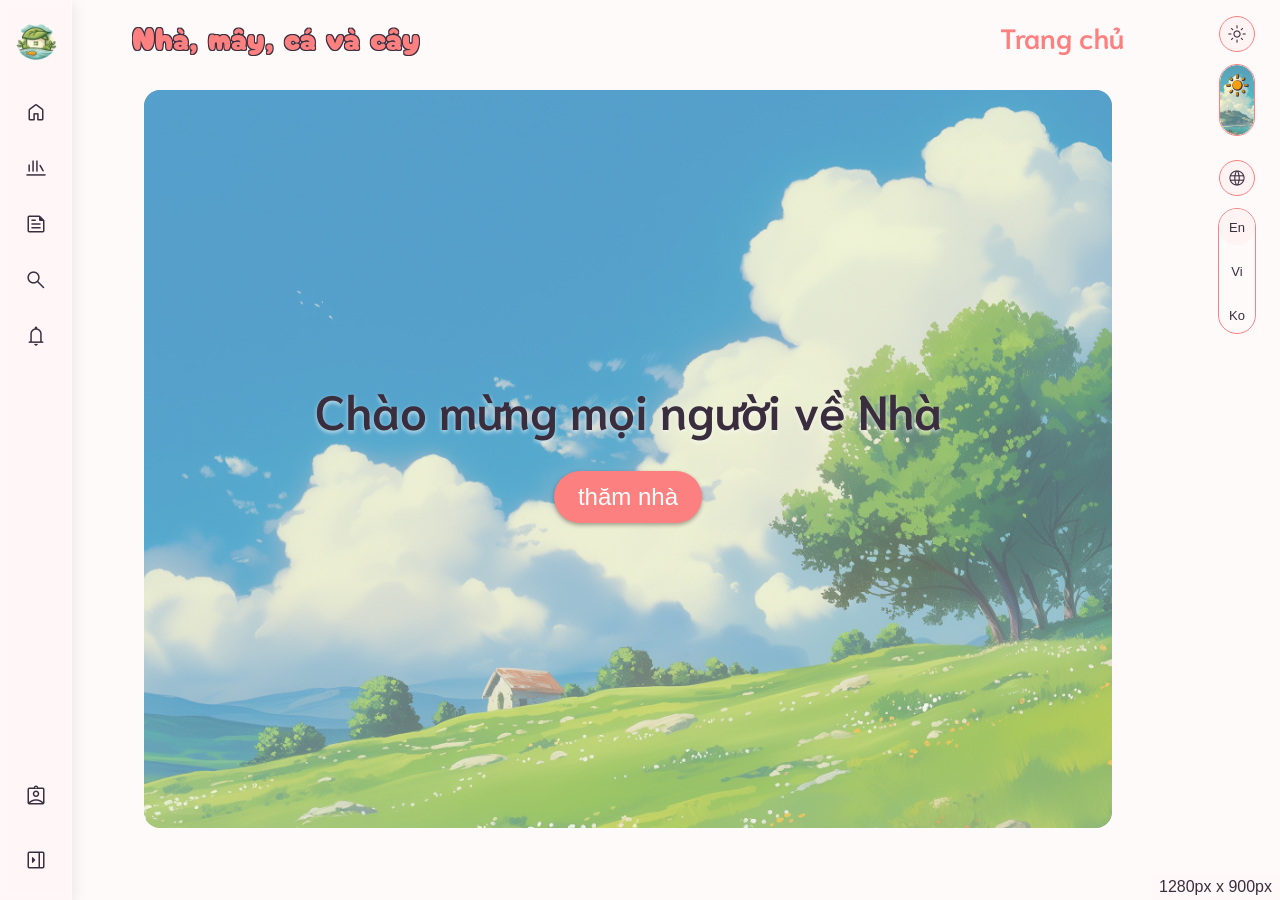
<file: index.html>
<!doctype html>
<html lang="en">
    <head>
        <meta charset="UTF-8" />
        <meta name="viewport" content="width=device-width, initial-scale=1.0" />
        <link rel="icon" type="image/x-icon" href="images/favicon/favicon.ico" />
        <link rel="stylesheet" href="css/styles.css" />
        <link rel="stylesheet" href="css/homepage.css" />
        <title>Homepage</title>
    </head>
    <body>
        <!-- Navigation Bar -->
        <nav class="collapsed" id="side-bar">
            <ul class="logo">
                <a href="/index.html" class="logo-link">
                    <img class="image" src="/images/logo/nmcvc.png" alt="logo" />
                    <span class="text">Nhà</span>
                </a>
            </ul>

            <ul class="menu">
                <a href="/index.html" class="menu-link">
                    <span class="material-symbols-rounded"> home </span>
                    <span class="text">Home</span>
                </a>
                <a href="/pages/collections/collection-list.html" class="menu-link">
                    <span class="material-symbols-rounded"> newsstand </span>
                    <span class="text">Collections</span>
                </a>
                <a href="/pages/topics/topics-list.html" class="menu-link">
                    <span class="material-symbols-rounded"> news </span>
                    <span class="text">Topics</span>
                </a>
                <a href="#" class="menu-link">
                    <span class="material-symbols-rounded"> search </span>
                    <span class="text">Explore</span>
                </a>
                <a href="#" class="menu-link">
                    <span class="material-symbols-rounded"> notifications </span>
                    <span class="text">Notifications</span>
                </a>
            </ul>

            <ul class="login">
                <a href="/pages/authentication.html" class="login-link" id="login-button">
                    <span class="material-symbols-rounded"> assignment_ind </span>
                    <span class="text">Login/Register &ThinSpace;</span>
                </a>
            </ul>

            <ul class="personal">
                <div class="dropdown-content" id="personal-content">
                    <a href="#" class="personal-link" id="personal-page-button">
                        <span class="material-symbols-rounded"> person </span>
                        <span class="text">Personal Page</span>
                    </a>
                    <a href="#" class="personal-link" id="logout-button">
                        <span class="material-symbols-rounded"> logout </span>
                        <span class="text">Logout</span>
                    </a>
                </div>
                <div class="dropdown-button" id="personal-button">
                    <img src="/images/user/m.jpg" alt="personal-avatar" />
                    <span class="text">@Username</span>
                </div>
            </ul>

            <div class="expand-nav-button" id="expand-nav-button">
                <span class="material-symbols-rounded"> right_panel_close </span>
            </div>
            <div class="collapse-nav-button" id="collapse-nav-button">
                <span class="material-symbols-rounded"> arrow_menu_close </span>
            </div>
        </nav>

        <!-- Website Settings -->
        <div class="website-settings" id="website-settings">
            <div class="setting theme" id="theme">
                <div class="setting-icon" id="theme-icon">
                    <span class="material-symbols-rounded" id="icon-dark"> moon_stars </span>
                    <span class="material-symbols-rounded" id="icon-light"> light_mode </span>
                </div>
                <div class="theme-toggle" id="theme-toggle">
                    <div class="toggle-background">
                        <img src="/images/pic/toggle-bg-dark.jpg" alt="" id="toggle-bg-dark" />
                        <img
                            src="/images/pic/toggle-bg-light.jpg"
                            alt=""
                            id="toggle-bg-light"
                        />
                    </div>
                    <div class="toggle-circle" id="theme-toggle-circle">
                        <span class="material-symbols-rounded" id="toggle-circle-dark">
                            dark_mode
                        </span>
                        <span class="material-symbols-rounded" id="toggle-circle-light">
                            light_mode
                        </span>
                    </div>
                </div>
            </div>
            <div class="setting language" id="language">
                <div class="setting-icon">
                    <span class="material-symbols-rounded"> language </span>
                </div>
                <div class="language-list" id="language-list">
                    <div class="toggle-circle" id="language-toggle-circle"></div>
                    <span class="language-option" id="english">En</span>
                    <span class="language-option active" id="vietnamese">Vi</span>
                    <span class="language-option" id="korean">Ko</span>
                </div>
            </div>
        </div>

        <div class="wrapper">
            <header>
                <span class="website-name">Nhà, mây, cá và cây</span>
                <span class="website-page-name" id="website-page-name">Trang chủ</span>
            </header>

            <main>
                <div class="homepage-nav" id="homepage-navigation">
                    <ul class="menu">
                        <a href="#home" class="menu-link active">
                            <span class="material-symbols-rounded"> home </span>
                            <span class="text">Home</span>
                        </a>
                        <a href="#about" class="menu-link">
                            <span class="material-symbols-rounded"> info </span>
                            <span class="text">About</span>
                        </a>
                        <a href="#collections" class="menu-link">
                            <span class="material-symbols-rounded"> category </span>
                            <span class="text">Collections</span>
                        </a>
                        <a href="#topics" class="menu-link">
                            <span class="material-symbols-rounded"> featured_play_list </span>
                            <span class="text">Topics</span>
                        </a>
                        <a href="#gallery" class="menu-link">
                            <span class="material-symbols-rounded"> featured_play_list </span>
                            <span class="text">Gallery</span>
                        </a>
                    </ul>
                </div>

                <section class="home-section" id="home">
                    <div class="home-banner">
                        <img src="images/pic/homepage/banner.png" alt="hero-banner" />
                    </div>
                    <div class="home-content">
                        <span class="home-title" id="home-title">
                            Chào mừng mọi người về Nhà
                        </span>

                        <a href="#about" class="homepage-button" id="go-to-about-button">
                            thăm nhà
                        </a>
                    </div>
                </section>

                <section class="about-section" id="about">
                    <div class="about-blog">
                        <img
                            class="about-blog-image"
                            src="/images/pic/homepage/about.png"
                            alt="about"
                        />
                        <div class="about-content">
                            <p class="about-title">Tớ là Nhà!</p>
                            <p class="about-description">
                                Tên của Nhà được truyền cảm hứng bởi bức tranh mà bất kỳ học
                                sinh cấp Một nào cũng từng vẽ. Tớ đặt như vậy với hy vọng rằng
                                tất cả chúng mình đều sẽ được nhắc nhớ về chút bình yên thuở bé,
                                giữa hành trình làm người lớn lắm thứ ngổn ngang này.
                            </p>
                            <a
                                href="/pages/about-me.html"
                                class="homepage-button"
                                id="go-to-about-page"
                                >Xem thêm</a
                            >
                        </div>
                    </div>

                    <div class="about-me">
                        <img class="about-me-image" src="/images/pic/homepage/me.png" alt="" />
                    </div>
                </section>

                <section class="collections-section" id="collections">
                    <span class="section-title">Featured Collections</span>
                    <div class="collection-cards">
                        <div class="collection-card active" id="collection-1">
                            <div class="collection-icon">
                                <span class="material-symbols-rounded"> routine </span>
                            </div>

                            <span class="collection-title">Trốn nắng hẹn trăng</span>

                            <span class="collection-description">
                                Tuyển tập văn xuôi đầu tiên của Nhà, viết về Hyun và Hyun cũng
                                là chàng thơ duy nhất.
                            </span>

                            <a class="collection-card-button">
                                <span class="material-symbols-rounded"> chevron_forward </span>
                            </a>
                        </div>

                        <div class="collection-card" id="collection-2">
                            <div class="collection-icon">
                                <span class="material-symbols-rounded"> routine </span>
                            </div>

                            <span class="collection-title">Trốn nắng hẹn trăng</span>

                            <span class="collection-description">
                                Tuyển tập văn xuôi đầu tiên của Nhà, viết về Hyun và Hyun cũng
                                là chàng thơ duy nhất.
                            </span>

                            <a class="collection-card-button">
                                <span class="material-symbols-rounded"> chevron_forward </span>
                            </a>
                        </div>

                        <div class="collection-card" id="collection-3">
                            <div class="collection-icon">
                                <span class="material-symbols-rounded"> routine </span>
                            </div>

                            <span class="collection-title">Trốn nắng hẹn trăng</span>

                            <span class="collection-description">
                                Tuyển tập văn xuôi đầu tiên của Nhà, viết về Hyun và Hyun cũng
                                là chàng thơ duy nhất.
                            </span>

                            <a class="collection-card-button">
                                <span class="material-symbols-rounded"> chevron_forward </span>
                            </a>
                        </div>

                        <div class="collection-slider-controls">
                            <div class="slider-btn" id="prev-card">
                                <span class="material-symbols-rounded">chevron_left</span>
                            </div>
                            <div class="slider-btn" id="next-card">
                                <span class="material-symbols-rounded">chevron_right</span>
                            </div>
                        </div>
                    </div>

                    <div class="see-all-button" id="see-all-collection-button">
                        <a
                            href="/pages/collections/collection-list.html"
                            class="homepage-button"
                            >Xem tất cả</a
                        >
                    </div>
                </section>

                <section class="topics-section" id="topics">
                    <span class="section-title">Featured Topics</span>
                    <div class="topic-cards">
                        <a class="topic-card active" id="topic-1">
                            <div class="topic-image">
                                <img src="/images/pic/homepage/topics/topic-1.png" alt="" />
                            </div>
                            <div class="topic-meta">
                                <span class="topic-collection">Trốn nắng hẹn trăng</span>
                                <span class="topic-date">12 Th03, 2026</span>
                            </div>
                            <span class="topic-title">Bài viết số 1</span>
                            <span class="topic-summary">
                                Lorem ipsum dolor sit amet consectetur adipiscing elit. Sit amet
                                consectetur adipiscing elit quisque faucibus ex.
                            </span>
                        </a>

                        <a class="topic-card" id="topic-2">
                            <div class="topic-image">
                                <img src="/images/pic/homepage/topics/topic-1.png" alt="" />
                            </div>
                            <div class="topic-meta">
                                <span class="topic-collection">Thẩn thẩn thơ thơ</span>
                                <span class="topic-date">10 Th03, 2026</span>
                            </div>
                            <span class="topic-title">Bài viết số 2</span>
                            <span class="topic-summary">
                                Lorem ipsum dolor sit amet consectetur adipiscing elit. Sit amet
                                consectetur adipiscing elit quisque faucibus ex.
                            </span>
                        </a>

                        <a class="topic-card" id="topic-3">
                            <div class="topic-image">
                                <img src="/images/pic/homepage/topics/topic-1.png" alt="" />
                            </div>
                            <div class="topic-meta">
                                <span class="topic-collection">Hyun đã ở đây</span>
                                <span class="topic-date">08 Th03, 2026</span>
                            </div>
                            <span class="topic-title">Bài viết số 3</span>
                            <span class="topic-summary">
                                Lorem ipsum dolor sit amet consectetur adipiscing elit. Sit amet
                                consectetur adipiscing elit quisque faucibus ex.
                            </span>
                        </a>

                        <a class="topic-card" id="topic-4">
                            <div class="topic-image">
                                <img src="/images/pic/homepage/topics/topic-1.png" alt="" />
                            </div>
                            <div class="topic-meta">
                                <span class="topic-collection">Người kể chuyện nhà</span>
                                <span class="topic-date">05 Th03, 2026</span>
                            </div>
                            <span class="topic-title">Bài viết số 4</span>
                            <span class="topic-summary">
                                Lorem ipsum dolor sit amet consectetur adipiscing elit. Sit amet
                                consectetur adipiscing elit quisque faucibus ex.
                            </span>
                        </a>

                        <a class="topic-card" id="topic-5">
                            <div class="topic-image">
                                <img src="/images/pic/homepage/topics/topic-1.png" alt="" />
                            </div>
                            <div class="topic-meta">
                                <span class="topic-collection">Chuyện để dành</span>
                                <span class="topic-date">01 Th03, 2026</span>
                            </div>
                            <span class="topic-title">Bài viết số 5</span>
                            <span class="topic-summary">
                                Lorem ipsum dolor sit amet consectetur adipiscing elit. Sit amet
                                consectetur adipiscing elit quisque faucibus ex.
                            </span>
                        </a>

                        <a class="topic-card" id="topic-6">
                            <div class="topic-image">
                                <img src="/images/pic/homepage/topics/topic-1.png" alt="" />
                            </div>
                            <div class="topic-meta">
                                <span class="topic-collection">Nằm nghe Hyun nói</span>
                                <span class="topic-date">28 Th02, 2026</span>
                            </div>
                            <span class="topic-title">Bài viết số 6</span>
                            <span class="topic-summary">
                                Lorem ipsum dolor sit amet consectetur adipiscing elit. Sit amet
                                consectetur adipiscing elit quisque faucibus ex.
                            </span>
                        </a>

                        <div class="topic-slider-controls">
                            <div class="slider-btn" id="prev-topic">
                                <span class="material-symbols-rounded">chevron_left</span>
                            </div>
                            <div class="slider-btn" id="next-topic">
                                <span class="material-symbols-rounded">chevron_right</span>
                            </div>
                        </div>
                    </div>
                    <div class="see-all-button" id="see-all-topic-button">
                        <a href="/pages/topics/topics-list.html" class="homepage-button"
                            >Xem tất cả</a
                        >
                    </div>
                </section>

                <section class="gallery-section" id="gallery">
                    <span class="section-title">Gallery</span>

                    <div class="gallery-container">
                        <div class="gallery-wrapper" id="gallery-wrapper">
                            <div class="gallery-item">
                                <img
                                    src="images/pic/homepage/gallery/1.jpg"
                                    alt="gallery-image-1"
                                />
                            </div>
                            <div class="gallery-item">
                                <img
                                    src="images/pic/homepage/gallery/2.jpg"
                                    alt="gallery-image-2"
                                />
                            </div>
                            <div class="gallery-item">
                                <img
                                    src="images/pic/homepage/gallery/3.jpg"
                                    alt="gallery-image-3"
                                />
                            </div>
                            <div class="gallery-item">
                                <img
                                    src="images/pic/homepage/gallery/4.jpg"
                                    alt="gallery-image-4"
                                />
                            </div>
                            <div class="gallery-item">
                                <img
                                    src="images/pic/homepage/gallery/5.jpg"
                                    alt="gallery-image-5"
                                />
                            </div>
                        </div>

                        <div class="gallery-nav">
                            <div class="nav-btn" id="prev-gal">
                                <span class="material-symbols-rounded">arrow_back</span>
                            </div>
                            <div class="nav-btn" id="next-gal">
                                <span class="material-symbols-rounded">arrow_forward</span>
                            </div>
                        </div>
                    </div>
                </section>
            </main>

            <footer>
                <p class="copyright">
                    ©2026 Nhà, mây, cá và cây. All rights reserved.
                    <br />
                    Blog được chăm chút bởi
                    <a href="/pages/about-me.html" class="owner-name">Bách Chi</a> với tất cả
                    tình yêu.
                    <br />
                    Nhà được xây lên nhờ <a href="#" class="dev-name">phonghh158</a>.
                </p>
                <div class="owner-social-link">
                    <a
                        href="https://www.facebook.com/nhacohyun"
                        class="social-link"
                        id="owner-facebook"
                        target="_blank"
                        rel="noopener noreferrer"
                    >
                        <img src="/images/pic/social/facebook.png" alt="" />
                    </a>
                    <a
                        href="#"
                        class="social-link"
                        id="owner-instagram"
                        target="_blank"
                        rel="noopener noreferrer"
                    >
                        <img src="/images/pic/social/instagram.png" alt="" />
                    </a>
                    <a
                        href="#"
                        class="social-link"
                        id="owner-spotify"
                        target="_blank"
                        rel="noopener noreferrer"
                    >
                        <img src="/images/pic/social/spotify.png" alt="" />
                    </a>
                </div>
            </footer>
        </div>

        <span class="device-screen-dimension" id="device-screen-dimension">Loading...</span>

        <!-- Scripts -->
        <script src="js/index.js" defer></script>
        <script src="js/homepage.js" defer></script>
    </body>
</html>
</file>
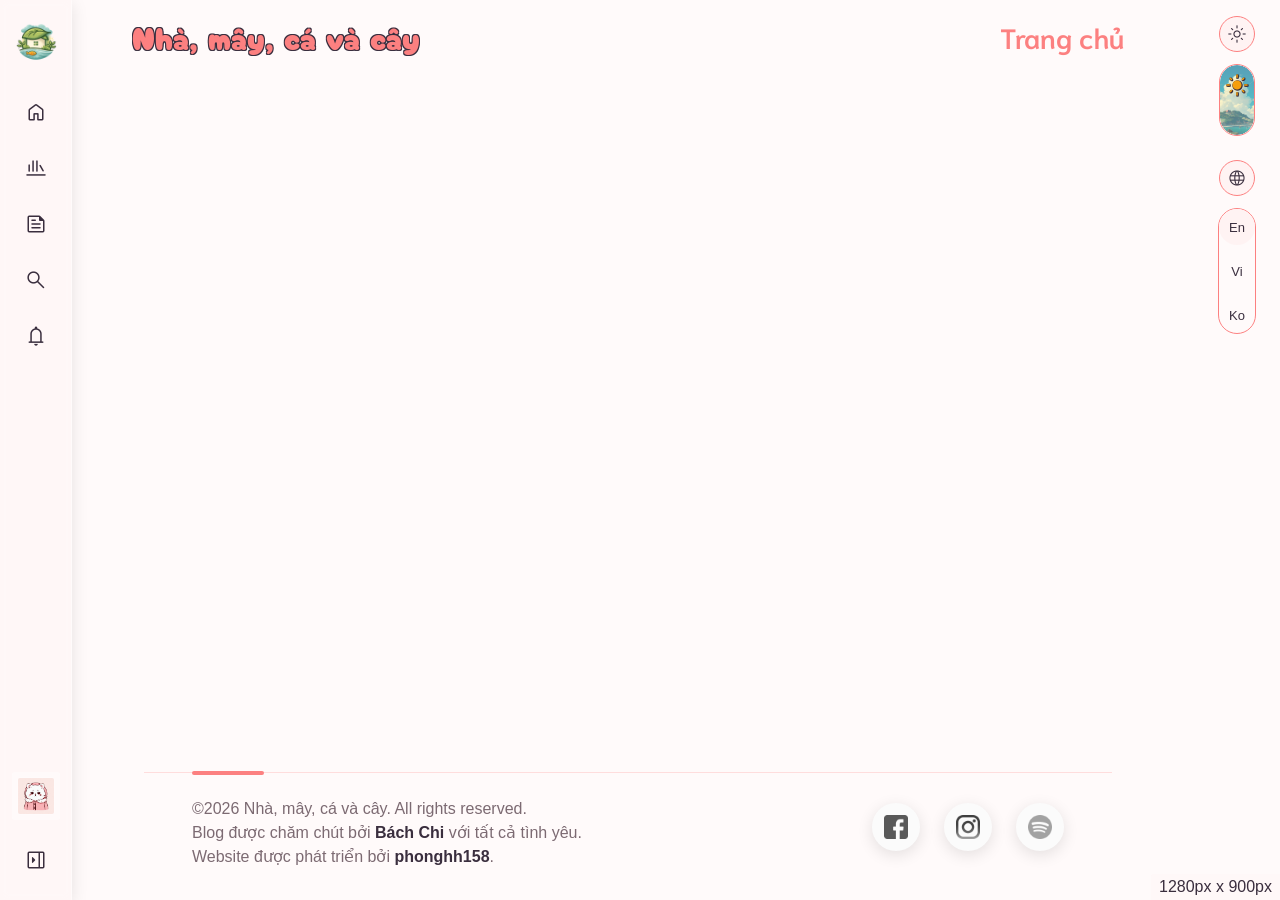
<file: _layout.html>
<!doctype html>
<html lang="en">
    <head>
        <meta charset="UTF-8" />
        <meta name="viewport" content="width=device-width, initial-scale=1.0" />
        <link rel="icon" type="image/x-icon" href="/images/favicon/favicon.ico" />
        <link rel="stylesheet" href="/css/styles.css" />
        <title>Homepage</title>
    </head>
    <body>
        <!-- Navigation Bar -->
        <nav class="collapsed authenticated" id="side-bar">
            <ul class="logo">
                <a href="/index.html" class="logo-link">
                    <img class="image" src="/images/logo/nmcvc.png" alt="logo" />
                    <span class="text">Nhà</span>
                </a>
            </ul>

            <ul class="menu">
                <a href="/index.html" class="menu-link">
                    <span class="material-symbols-rounded"> home </span>
                    <span class="text">Home</span>
                </a>
                <a href="/pages/collections/collection-list.html" class="menu-link">
                    <span class="material-symbols-rounded"> newsstand </span>
                    <span class="text">Collections</span>
                </a>
                <a href="/pages/topics/topics-list.html" class="menu-link">
                    <span class="material-symbols-rounded"> news </span>
                    <span class="text">Topics</span>
                </a>
                <a href="#" class="menu-link">
                    <span class="material-symbols-rounded"> search </span>
                    <span class="text">Explore</span>
                </a>
                <a href="#" class="menu-link">
                    <span class="material-symbols-rounded"> notifications </span>
                    <span class="text">Notifications</span>
                </a>
            </ul>

            <ul class="login">
                <a href="/pages/authentication.html" class="login-link" id="login-button">
                    <span class="material-symbols-rounded"> assignment_ind </span>
                    <span class="text">Login/Register &ThinSpace;</span>
                </a>
            </ul>

            <ul class="personal">
                <div class="dropdown-content" id="personal-content">
                    <a href="#" class="personal-link" id="personal-page-button">
                        <span class="material-symbols-rounded"> person </span>
                        <span class="text">Personal Page</span>
                    </a>
                    <a href="#" class="personal-link" id="logout-button">
                        <span class="material-symbols-rounded"> logout </span>
                        <span class="text">Logout</span>
                    </a>
                </div>
                <div class="dropdown-button" id="personal-button">
                    <img src="/images/user/m.jpg" alt="personal-avatar" />
                    <span class="text">@Username</span>
                </div>
            </ul>

            <div class="expand-nav-button" id="expand-nav-button">
                <span class="material-symbols-rounded"> right_panel_close </span>
            </div>
            <div class="collapse-nav-button" id="collapse-nav-button">
                <span class="material-symbols-rounded"> arrow_menu_close </span>
            </div>
        </nav>

        <!-- Website Settings -->
        <div class="website-settings" id="website-settings">
            <div class="setting theme" id="theme">
                <div class="setting-icon" id="theme-icon">
                    <span class="material-symbols-rounded" id="icon-dark"> moon_stars </span>
                    <span class="material-symbols-rounded" id="icon-light"> light_mode </span>
                </div>
                <div class="theme-toggle" id="theme-toggle">
                    <div class="toggle-background">
                        <img src="/images/pic/toggle-bg-dark.jpg" alt="" id="toggle-bg-dark" />
                        <img
                            src="/images/pic/toggle-bg-light.jpg"
                            alt=""
                            id="toggle-bg-light"
                        />
                    </div>
                    <div class="toggle-circle" id="theme-toggle-circle">
                        <span class="material-symbols-rounded" id="toggle-circle-dark">
                            dark_mode
                        </span>
                        <span class="material-symbols-rounded" id="toggle-circle-light">
                            light_mode
                        </span>
                    </div>
                </div>
            </div>
            <div class="setting language" id="language">
                <div class="setting-icon">
                    <span class="material-symbols-rounded"> language </span>
                </div>
                <div class="language-list" id="language-list">
                    <div class="toggle-circle" id="language-toggle-circle"></div>
                    <span class="language-option" id="english">En</span>
                    <span class="language-option active" id="vietnamese">Vi</span>
                    <span class="language-option" id="korean">Ko</span>
                </div>
            </div>
        </div>

        <div class="wrapper">
            <header>
                <span class="website-name">Nhà, mây, cá và cây</span>
                <span class="website-page-name" id="website-page-name">Trang chủ</span>
            </header>

            <!-- Content website này ở trong main -->
            <main></main>

            <footer>
                <p class="copyright">
                    ©2026 Nhà, mây, cá và cây. All rights reserved.
                    <br />
                    Blog được chăm chút bởi
                    <a href="/pages/about-me.html" class="owner-name" id="owner-name"
                        >Bách Chi</a
                    >
                    với tất cả tình yêu.
                    <br />
                    Website được phát triển bởi
                    <a href="#" class="dev-name" id="dev-name">phonghh158</a>.
                </p>
                <div class="owner-social-link">
                    <a
                        href="https://www.facebook.com/nhacohyun"
                        class="social-link"
                        id="owner-facebook"
                    >
                        <img src="/images/pic/social/facebook.png" alt="" />
                    </a>
                    <a href="#" class="social-link" id="owner-instagram">
                        <img src="/images/pic/social/instagram.png" alt="" />
                    </a>
                    <a href="#" class="social-link" id="owner-spotify">
                        <img src="/images/pic/social/spotify.png" alt="" />
                    </a>
                </div>
            </footer>
        </div>

        <!-- Nhớ xóa khi deploy -->
        <span class="device-screen-dimension" id="device-screen-dimension">Loading...</span>

        <!-- Scripts -->
        <script src="/js/index.js" defer></script>
    </body>
</html>
</file>
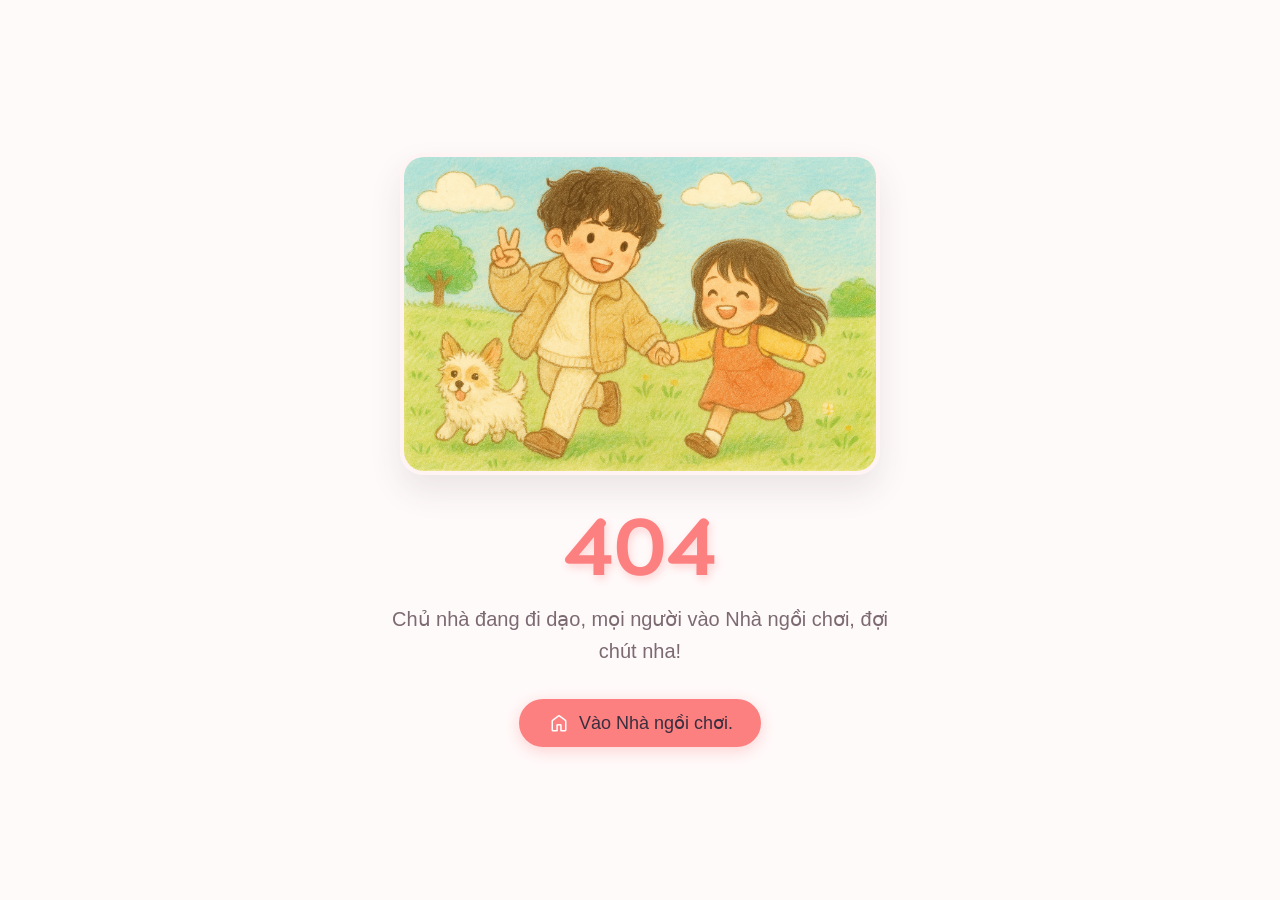
<file: pages/404-error.html>
<!doctype html>
<html lang="en">
    <head>
        <meta charset="UTF-8" />
        <meta name="viewport" content="width=device-width, initial-scale=1.0" />
        <link rel="icon" type="image/x-icon" href="../images/favicon/favicon.ico" />
        <link rel="stylesheet" href="../css/styles.css" />
        <link rel="stylesheet" href="../css/404.css" />
        <title>Ối! Đi lạc rồi - Nhà, mây, cá và cây</title>
    </head>
    <body>
        <div class="not-found-wrapper">
            <div class="not-found-content">
                <div class="not-found-image">
                    <img src="../images/pic/404/404-error.png" alt="Chủ nhà đi chơi" />
                </div>

                <h1 class="not-found-code">404</h1>

                <p class="not-found-message">
                    Chủ nhà đang đi dạo, mọi người vào Nhà ngồi chơi, đợi chút nha!
                </p>

                <a href="index.html" class="back-home-button">
                    <span class="material-symbols-rounded"> home </span>
                    <span class="text">Vào Nhà ngồi chơi.</span>
                </a>
            </div>
        </div>
    </body>
</html>
</file>
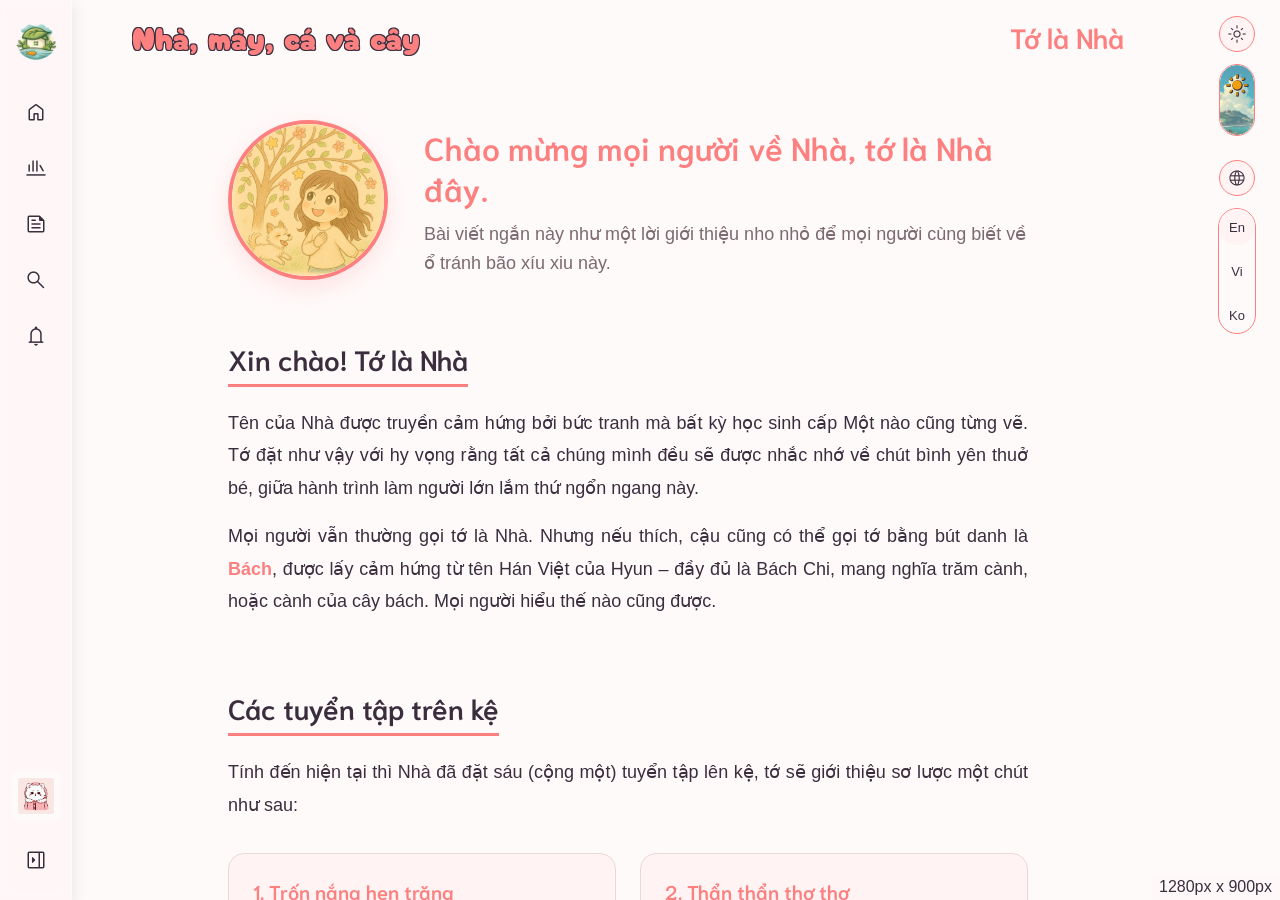
<file: pages/about-me.html>
<!doctype html>
<html lang="en">
    <head>
        <meta charset="UTF-8" />
        <meta name="viewport" content="width=device-width, initial-scale=1.0" />
        <link rel="icon" type="image/x-icon" href="../images/favicon/favicon.ico" />
        <link rel="stylesheet" href="../css/styles.css" />
        <link rel="stylesheet" href="../css/about-me.css" />
        <title>Về Nhà</title>
    </head>
    <body>
        <nav class="collapsed authenticated" id="side-bar">
            <ul class="logo">
                <a href="../index.html" class="logo-link">
                    <img class="image" src="../images/logo/nmcvc.png" alt="logo" />
                    <span class="text">Nhà</span>
                </a>
            </ul>

            <ul class="menu">
                <a href="../index.html" class="menu-link">
                    <span class="material-symbols-rounded"> home </span>
                    <span class="text">Home</span>
                </a>
                <a href="#" class="menu-link">
                    <span class="material-symbols-rounded"> newsstand </span>
                    <span class="text">Collections</span>
                </a>
                <a href="#" class="menu-link">
                    <span class="material-symbols-rounded"> news </span>
                    <span class="text">Topics</span>
                </a>
                <a href="#" class="menu-link">
                    <span class="material-symbols-rounded"> search </span>
                    <span class="text">Explore</span>
                </a>
                <a href="#" class="menu-link">
                    <span class="material-symbols-rounded"> notifications </span>
                    <span class="text">Notifications</span>
                </a>
            </ul>

            <ul class="login">
                <a href="authentication.html" class="login-link" id="login-button">
                    <span class="material-symbols-rounded"> assignment_ind </span>
                    <span class="text">Login/Register &ThinSpace;</span>
                </a>
            </ul>

            <ul class="personal">
                <div class="dropdown-content" id="personal-content">
                    <a href="#" class="personal-link" id="personal-page-button">
                        <span class="material-symbols-rounded"> person </span>
                        <span class="text">Personal Page</span>
                    </a>
                    <a href="#" class="personal-link" id="logout-button">
                        <span class="material-symbols-rounded"> logout </span>
                        <span class="text">Logout</span>
                    </a>
                </div>
                <div class="dropdown-button" id="personal-button">
                    <img src="../images/user/m.jpg" alt="personal-avatar" />
                    <span class="text">@Username</span>
                </div>
            </ul>

            <div class="expand-nav-button" id="expand-nav-button">
                <span class="material-symbols-rounded"> right_panel_close </span>
            </div>
            <div class="collapse-nav-button" id="collapse-nav-button">
                <span class="material-symbols-rounded"> arrow_menu_close </span>
            </div>
        </nav>

        <div class="website-settings" id="website-settings">
            <div class="setting theme" id="theme">
                <div class="setting-icon" id="theme-icon">
                    <span class="material-symbols-rounded" id="icon-dark"> moon_stars </span>
                    <span class="material-symbols-rounded" id="icon-light"> light_mode </span>
                </div>
                <div class="theme-toggle" id="theme-toggle">
                    <div class="toggle-background">
                        <img
                            src="../images/pic/toggle-bg-dark.jpg"
                            alt=""
                            id="toggle-bg-dark"
                        />
                        <img
                            src="../images/pic/toggle-bg-light.jpg"
                            alt=""
                            id="toggle-bg-light"
                        />
                    </div>
                    <div class="toggle-circle" id="theme-toggle-circle">
                        <span class="material-symbols-rounded" id="toggle-circle-dark">
                            dark_mode
                        </span>
                        <span class="material-symbols-rounded" id="toggle-circle-light">
                            light_mode
                        </span>
                    </div>
                </div>
            </div>
            <div class="setting language" id="language">
                <div class="setting-icon">
                    <span class="material-symbols-rounded"> language </span>
                </div>
                <div class="language-list" id="language-list">
                    <div class="toggle-circle" id="language-toggle-circle"></div>
                    <span class="language-option" id="english">En</span>
                    <span class="language-option active" id="vietnamese">Vi</span>
                    <span class="language-option" id="korean">Ko</span>
                </div>
            </div>
        </div>

        <div class="wrapper">
            <header>
                <span class="website-name">Nhà, mây, cá và cây</span>
                <span class="website-page-name">Tớ là Nhà</span>
            </header>

            <main>
                <div class="about-page-container">
                    <section class="about-header">
                        <div class="about-avatar">
                            <img src="../images/pic/about/me.png" alt="Nhà Avatar" />
                        </div>
                        <div class="about-intro-text">
                            <h1 class="greeting">Chào mừng mọi người về Nhà, tớ là Nhà đây.</h1>
                            <p>
                                Bài viết ngắn này như một lời giới thiệu nho nhỏ để mọi người
                                cùng biết về ổ tránh bão xíu xiu này.
                            </p>
                        </div>
                    </section>

                    <section class="about-story">
                        <h2>Xin chào! Tớ là Nhà</h2>
                        <p>
                            Tên của Nhà được truyền cảm hứng bởi bức tranh mà bất kỳ học sinh
                            cấp Một nào cũng từng vẽ. Tớ đặt như vậy với hy vọng rằng tất cả
                            chúng mình đều sẽ được nhắc nhớ về chút bình yên thuở bé, giữa hành
                            trình làm người lớn lắm thứ ngổn ngang này.
                        </p>
                        <p>
                            Mọi người vẫn thường gọi tớ là Nhà. Nhưng nếu thích, cậu cũng có thể
                            gọi tớ bằng bút danh là <strong>Bách</strong>, được lấy cảm hứng từ
                            tên Hán Việt của Hyun – đầy đủ là Bách Chi, mang nghĩa trăm cành,
                            hoặc cành của cây bách. Mọi người hiểu thế nào cũng được.
                        </p>
                    </section>

                    <section class="about-works">
                        <h2>Các tuyển tập trên kệ</h2>
                        <p>
                            Tính đến hiện tại thì Nhà đã đặt sáu (cộng một) tuyển tập lên kệ, tớ
                            sẽ giới thiệu sơ lược một chút như sau:
                        </p>

                        <div class="collections-grid">
                            <div class="collection-card">
                                <h3>1. Trốn nắng hẹn trăng</h3>
                                <p>
                                    Tuyển tập văn xuôi đầu tiên của Nhà, viết về Hyun và Hyun
                                    cũng là chàng thơ duy nhất.
                                </p>
                            </div>
                            <div class="collection-card">
                                <h3>2. Thẩn thẩn thơ thơ</h3>
                                <p>Tuyển tập thơ của Nhà, vẫn chỉ viết về Hyun và chỉ Hyun.</p>
                            </div>
                            <div class="collection-card">
                                <h3>3. Người kể chuyện nhà</h3>
                                <p>
                                    Tuyển tập được đặt kệ để chiều thói thích sưu tầm đó đây của
                                    chủ nhà.
                                </p>
                            </div>
                            <div class="collection-card">
                                <h3>4. Hyun đã ở đây</h3>
                                <p>
                                    Tuyển tập viết về Hyun và thị trấn mà anh sống ở một vũ trụ
                                    song song nào đó.
                                </p>
                            </div>
                            <div class="collection-card">
                                <h3>5. Để em khóc lần nữa khi mùa đông đến</h3>
                                <p>Tuyển tập về những bài hát mà tớ rất yêu.</p>
                            </div>
                            <div class="collection-card">
                                <h3>6. Chuyện để dành</h3>
                                <p>
                                    Tuyển tập mang tính cá nhân cao – tớ viết vì tớ, vì người tớ
                                    yêu thương và cả những ai đọc chữ tớ viết.
                                </p>
                            </div>
                            <div class="collection-card highlight-card">
                                <h3>7. Nằm nghe Hyun nói</h3>
                                <p>Tuyển tập những lời dặn dò hay tâm sự be bé của anh Hyun.</p>
                            </div>
                        </div>
                    </section>

                    <section class="about-philosophy">
                        <p>
                            Tớ vẫn là đứa trẻ đang học viết và học lớn. Nhà không chỉ là nơi để
                            viết về Hyun mà còn viết về bản thân tớ. Đối với riêng tớ, mỗi người
                            cầm bút đều mang trong mình một sứ mệnh. Mỗi khi viết, tớ không chỉ
                            đơn giản là viết nữa, mà tớ đã cắt nửa đời mình vào trang giấy, một
                            nửa hồn tớ đã được đẽo gọt bằng mực đen và không ngừng kiếm tìm nửa
                            mảnh hồn tự do còn lại đâu đó ngoài kia để ghép đôi.
                        </p>
                        <p class="ending-note">
                            Cuối cùng, từ tận đáy lòng, tớ luôn hy vọng Nhà sẽ là một chiếc ổ
                            nhỏ tránh bão phòng khi mọi người đi đâu xa nhưng chưa có chỗ
                            trú.<br />Cảm ơn vì đã đọc đến đây và ghé thăm Nhà. Mong rằng cậu sẽ
                            tìm thấy một chút bình yên ở đây. ヽ(*´∀｀)
                        </p>
                    </section>
                </div>
            </main>

            <footer>
                <p class="copyright">
                    ©2026 Nhà, mây, cá và cây. All rights reserved.
                    <br />
                    Blog được chăm chút bởi
                    <a href="#" class="owner-name">Bách Chi</a> với tất cả tình yêu.
                    <br />
                    Website được phát triển bởi <a href="#" class="dev-name">phonghh158</a>.
                </p>
                <div class="owner-social-link">
                    <a
                        href="https://www.facebook.com/nhacohyun"
                        class="social-link"
                        id="owner-facebook"
                    >
                        <img src="../images/pic/social/facebook.png" alt="" />
                    </a>
                    <a href="#" class="social-link" id="owner-instagram">
                        <img src="../images/pic/social/instagram.png" alt="" />
                    </a>
                    <a href="#" class="social-link" id="owner-spotify">
                        <img src="../images/pic/social/spotify.png" alt="" />
                    </a>
                </div>
            </footer>
        </div>

        <span class="device-screen-dimension" id="device-screen-dimension">Loading...</span>

        <script src="../js/index.js" defer></script>
    </body>
</html>
</file>
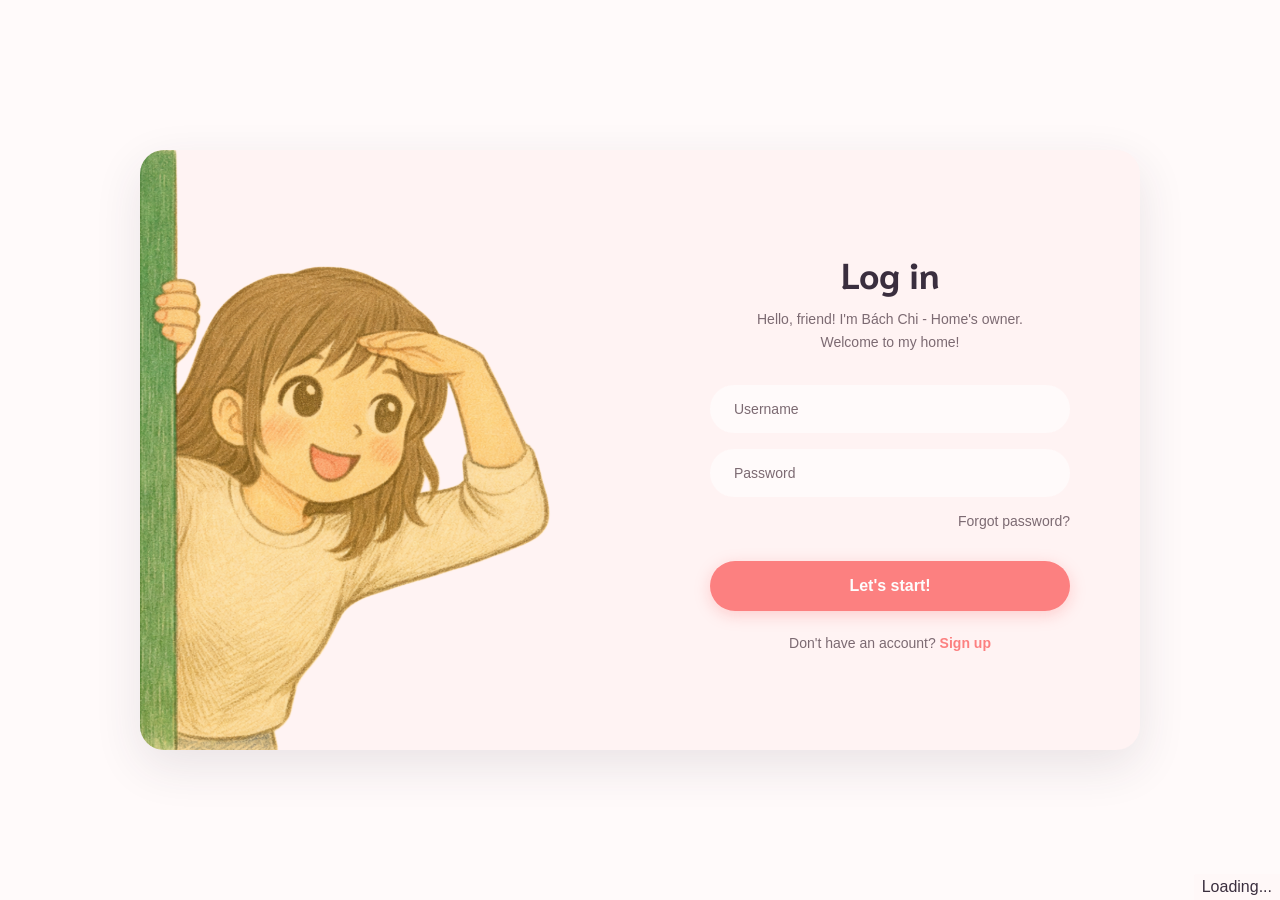
<file: pages/authentication.html>
<!doctype html>
<html lang="en">
    <head>
        <meta charset="UTF-8" />
        <meta name="viewport" content="width=device-width, initial-scale=1.0" />
        <link rel="icon" type="image/x-icon" href="../images/favicon/favicon.ico" />
        <link rel="stylesheet" href="../css/styles.css" />
        <link rel="stylesheet" href="../css/authentication.css" />
        <title>Authentication</title>
    </head>
    <body>
        <div class="auth-wrapper">
            <div class="auth-card" id="auth-card">
                <div class="auth-image login-image">
                    <img src="../images/pic/authentication/login.png" alt="Boy waving" />
                </div>
                <div class="auth-form-container login-form">
                    <form action="#" class="auth-form">
                        <h2 class="auth-title">Log in</h2>
                        <p class="auth-subtitle">
                            Hello, friend! I'm Bách Chi - Home's owner. <br />
                            Welcome to my home!
                        </p>

                        <div class="input-group">
                            <input type="text" placeholder="Username" required />
                        </div>
                        <div class="input-group">
                            <input type="password" placeholder="Password" required />
                        </div>

                        <div class="form-actions">
                            <a href="#" class="forgot-password">Forgot password?</a>
                        </div>

                        <button type="submit" class="auth-button">Let's start!</button>

                        <p class="switch-mode">
                            Don't have an account? <a href="#" id="go-to-signup">Sign up</a>
                        </p>
                    </form>
                </div>

                <div class="auth-form-container signup-form">
                    <form action="#" class="auth-form">
                        <h2 class="auth-title">Sign up</h2>
                        <p class="auth-subtitle">Create your account and come to Nhà!</p>

                        <div class="input-group">
                            <input type="text" placeholder="Your name" required />
                        </div>
                        <div class="input-group">
                            <input type="email" placeholder="Email" required />
                        </div>
                        <div class="input-group">
                            <input type="text" placeholder="Username" required />
                        </div>
                        <div class="input-group">
                            <input type="password" placeholder="Password" required />
                        </div>
                        <div class="input-group">
                            <input type="password" placeholder="Re-password" required />
                        </div>

                        <button type="submit" class="auth-button">Let's start!</button>

                        <p class="switch-mode">
                            Already have an account? <a href="#" id="go-to-login">Log in</a>
                        </p>
                    </form>
                </div>
                <div class="auth-image signup-image">
                    <img src="../images/pic/authentication/signup.png" alt="Welcome" />
                </div>
            </div>
        </div>

        <span class="device-screen-dimension" id="device-screen-dimension">Loading...</span>

        <script src="../js/authentication.js" defer></script>
        <script src="../js/index.js" defer></script>
    </body>
</html>
</file>
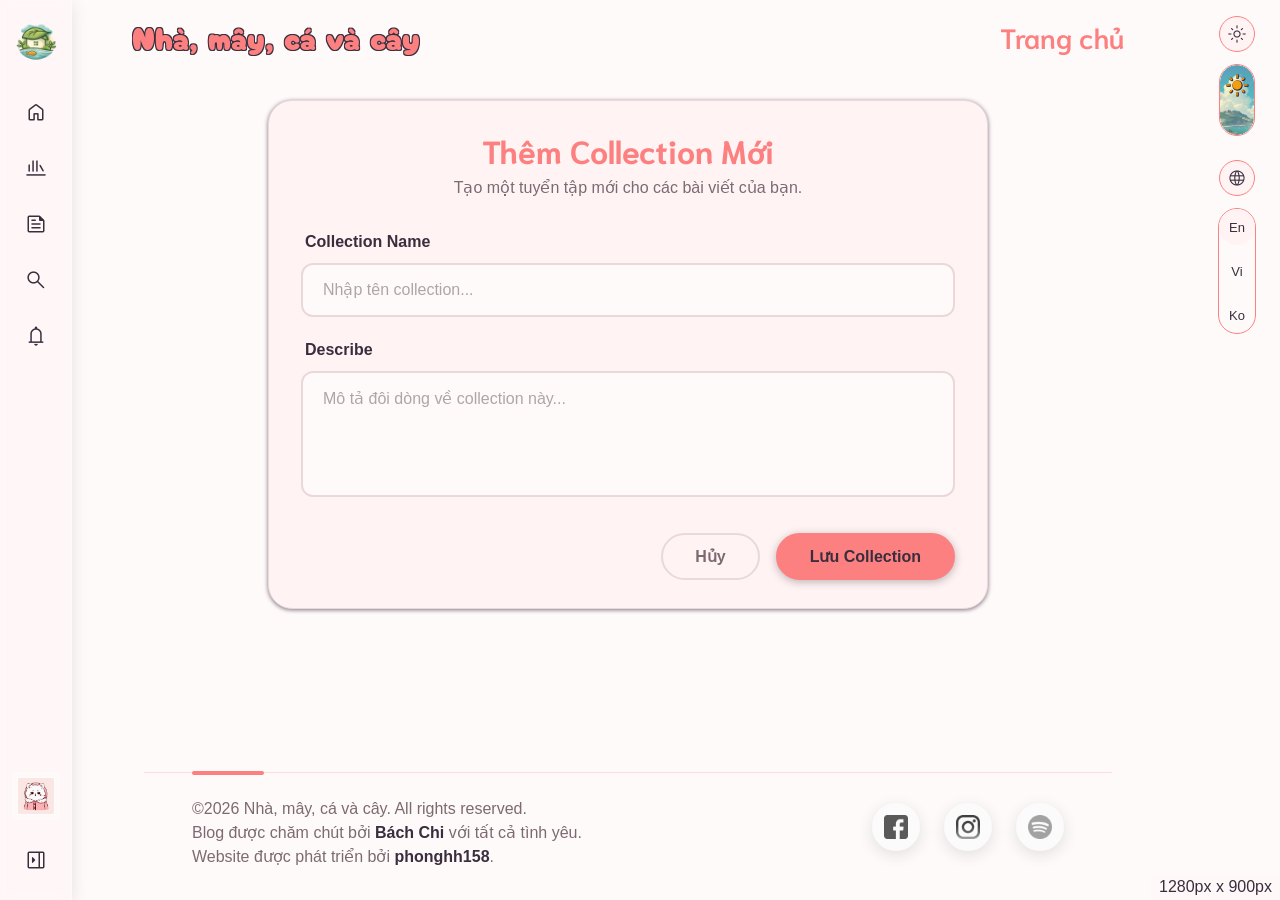
<file: pages/collections/collection-form.html>
<!doctype html>
<html lang="en">
    <head>
        <meta charset="UTF-8" />
        <meta name="viewport" content="width=device-width, initial-scale=1.0" />
        <link rel="icon" type="image/x-icon" href="/images/favicon/favicon.ico" />
        <link rel="stylesheet" href="/css/styles.css" />
        <link rel="stylesheet" href="/css/collections/collection-form.css" />
        <title>Homepage</title>
    </head>
    <body>
        <!-- Navigation Bar -->
        <nav class="collapsed authenticated" id="side-bar">
            <ul class="logo">
                <a href="/index.html" class="logo-link">
                    <img class="image" src="/images/logo/nmcvc.png" alt="logo" />
                    <span class="text">Nhà</span>
                </a>
            </ul>

            <ul class="menu">
                <a href="/index.html" class="menu-link">
                    <span class="material-symbols-rounded"> home </span>
                    <span class="text">Home</span>
                </a>
                <a href="/pages/collections/collection-list.html" class="menu-link">
                    <span class="material-symbols-rounded"> newsstand </span>
                    <span class="text">Collections</span>
                </a>
                <a href="/pages/topics/topics-list.html" class="menu-link">
                    <span class="material-symbols-rounded"> news </span>
                    <span class="text">Topics</span>
                </a>
                <a href="#" class="menu-link">
                    <span class="material-symbols-rounded"> search </span>
                    <span class="text">Explore</span>
                </a>
                <a href="#" class="menu-link">
                    <span class="material-symbols-rounded"> notifications </span>
                    <span class="text">Notifications</span>
                </a>
            </ul>

            <ul class="login">
                <a href="/pages/authentication.html" class="login-link" id="login-button">
                    <span class="material-symbols-rounded"> assignment_ind </span>
                    <span class="text">Login/Register &ThinSpace;</span>
                </a>
            </ul>

            <ul class="personal">
                <div class="dropdown-content" id="personal-content">
                    <a href="#" class="personal-link" id="personal-page-button">
                        <span class="material-symbols-rounded"> person </span>
                        <span class="text">Personal Page</span>
                    </a>
                    <a href="#" class="personal-link" id="logout-button">
                        <span class="material-symbols-rounded"> logout </span>
                        <span class="text">Logout</span>
                    </a>
                </div>
                <div class="dropdown-button" id="personal-button">
                    <img src="/images/user/m.jpg" alt="personal-avatar" />
                    <span class="text">@Username</span>
                </div>
            </ul>

            <div class="expand-nav-button" id="expand-nav-button">
                <span class="material-symbols-rounded"> right_panel_close </span>
            </div>
            <div class="collapse-nav-button" id="collapse-nav-button">
                <span class="material-symbols-rounded"> arrow_menu_close </span>
            </div>
        </nav>

        <!-- Website Settings -->
        <div class="website-settings" id="website-settings">
            <div class="setting theme" id="theme">
                <div class="setting-icon" id="theme-icon">
                    <span class="material-symbols-rounded" id="icon-dark"> moon_stars </span>
                    <span class="material-symbols-rounded" id="icon-light"> light_mode </span>
                </div>
                <div class="theme-toggle" id="theme-toggle">
                    <div class="toggle-background">
                        <img src="/images/pic/toggle-bg-dark.jpg" alt="" id="toggle-bg-dark" />
                        <img
                            src="/images/pic/toggle-bg-light.jpg"
                            alt=""
                            id="toggle-bg-light"
                        />
                    </div>
                    <div class="toggle-circle" id="theme-toggle-circle">
                        <span class="material-symbols-rounded" id="toggle-circle-dark">
                            dark_mode
                        </span>
                        <span class="material-symbols-rounded" id="toggle-circle-light">
                            light_mode
                        </span>
                    </div>
                </div>
            </div>
            <div class="setting language" id="language">
                <div class="setting-icon">
                    <span class="material-symbols-rounded"> language </span>
                </div>
                <div class="language-list" id="language-list">
                    <div class="toggle-circle" id="language-toggle-circle"></div>
                    <span class="language-option" id="english">En</span>
                    <span class="language-option active" id="vietnamese">Vi</span>
                    <span class="language-option" id="korean">Ko</span>
                </div>
            </div>
        </div>

        <div class="wrapper">
            <header>
                <span class="website-name">Nhà, mây, cá và cây</span>
                <span class="website-page-name" id="website-page-name">Trang chủ</span>
            </header>

            <!-- Content website này ở trong main -->
            <main>
                <div class="form-wrapper">
                    <div class="form-container">
                        <div class="form-header">
                            <h1 class="title">Thêm Collection Mới</h1>
                            <p class="subtitle">
                                Tạo một tuyển tập mới cho các bài viết của bạn.
                            </p>
                        </div>

                        <form id="collection-form" class="collection-form">
                            <div class="form-group">
                                <label for="collectionName">Collection Name</label>
                                <input
                                    type="text"
                                    id="collectionName"
                                    name="collectionName"
                                    placeholder="Nhập tên collection..."
                                    autocomplete="off"
                                    required
                                />
                            </div>

                            <div class="form-group">
                                <label for="collectionDescribe">Describe</label>
                                <textarea
                                    id="collectionDescribe"
                                    name="collectionDescribe"
                                    rows="5"
                                    placeholder="Mô tả đôi dòng về collection này..."
                                    required
                                ></textarea>
                            </div>

                            <div class="form-actions">
                                <button type="button" class="btn btn-cancel" id="btn-cancel">
                                    Hủy
                                </button>
                                <button type="submit" class="btn btn-submit">
                                    Lưu Collection
                                </button>
                            </div>
                        </form>
                    </div>
                </div>
            </main>

            <footer>
                <p class="copyright">
                    ©2026 Nhà, mây, cá và cây. All rights reserved.
                    <br />
                    Blog được chăm chút bởi
                    <a href="/pages/about-me.html" class="owner-name" id="owner-name"
                        >Bách Chi</a
                    >
                    với tất cả tình yêu.
                    <br />
                    Website được phát triển bởi
                    <a href="#" class="dev-name" id="dev-name">phonghh158</a>.
                </p>
                <div class="owner-social-link">
                    <a
                        href="https://www.facebook.com/nhacohyun"
                        class="social-link"
                        id="owner-facebook"
                    >
                        <img src="/images/pic/social/facebook.png" alt="" />
                    </a>
                    <a href="#" class="social-link" id="owner-instagram">
                        <img src="/images/pic/social/instagram.png" alt="" />
                    </a>
                    <a href="#" class="social-link" id="owner-spotify">
                        <img src="/images/pic/social/spotify.png" alt="" />
                    </a>
                </div>
            </footer>
        </div>

        <!-- Nhớ xóa khi deploy -->
        <span class="device-screen-dimension" id="device-screen-dimension">Loading...</span>

        <!-- Scripts -->
        <script src="/js/index.js" defer></script>
    </body>
</html>
</file>
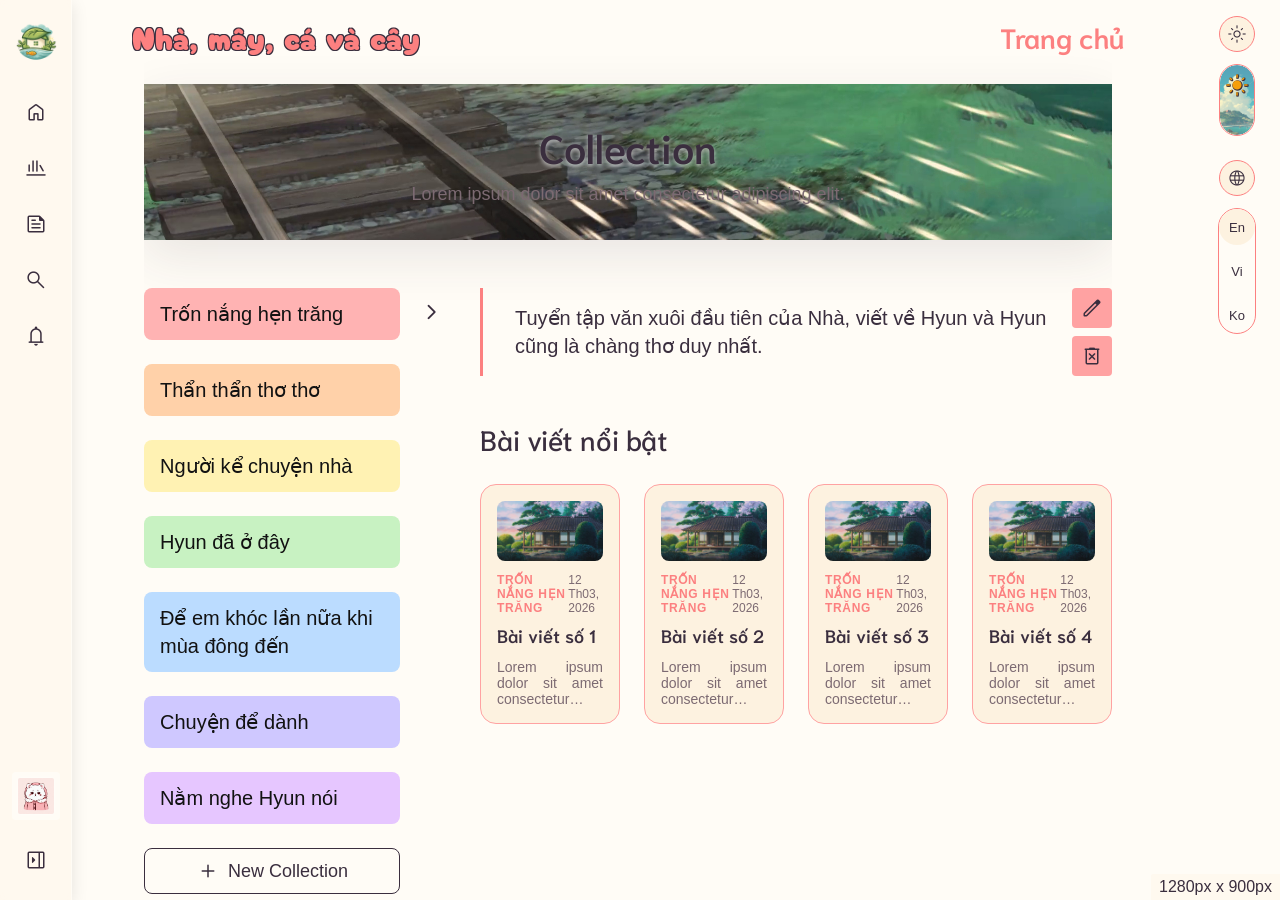
<file: pages/collections/collection-list.html>
<!doctype html>
<html lang="en">
    <head>
        <meta charset="UTF-8" />
        <meta name="viewport" content="width=device-width, initial-scale=1.0" />
        <link rel="icon" type="image/x-icon" href="/images/favicon/favicon.ico" />
        <link rel="stylesheet" href="/css/styles.css" />
        <link rel="stylesheet" href="/css/collections/collection-list.css" />
        <title>Homepage</title>
    </head>
    <body>
        <!-- Navigation Bar -->
        <nav class="collapsed authenticated" id="side-bar">
            <ul class="logo">
                <a href="/index.html" class="logo-link">
                    <img class="image" src="/images/logo/nmcvc.png" alt="logo" />
                    <span class="text">Nhà</span>
                </a>
            </ul>

            <ul class="menu">
                <a href="/index.html" class="menu-link">
                    <span class="material-symbols-rounded"> home </span>
                    <span class="text">Home</span>
                </a>
                <a href="/pages/collections/collection-list.html" class="menu-link">
                    <span class="material-symbols-rounded"> newsstand </span>
                    <span class="text">Collections</span>
                </a>
                <a href="/pages/collection/collection-list.html" class="menu-link">
                    <span class="material-symbols-rounded"> news </span>
                    <span class="text">collection</span>
                </a>
                <a href="#" class="menu-link">
                    <span class="material-symbols-rounded"> search </span>
                    <span class="text">Explore</span>
                </a>
                <a href="#" class="menu-link">
                    <span class="material-symbols-rounded"> notifications </span>
                    <span class="text">Notifications</span>
                </a>
            </ul>

            <ul class="login">
                <a href="/pages/authentication.html" class="login-link" id="login-button">
                    <span class="material-symbols-rounded"> assignment_ind </span>
                    <span class="text">Login/Register &ThinSpace;</span>
                </a>
            </ul>

            <ul class="personal">
                <div class="dropdown-content" id="personal-content">
                    <a href="#" class="personal-link" id="personal-page-button">
                        <span class="material-symbols-rounded"> person </span>
                        <span class="text">Personal Page</span>
                    </a>
                    <a href="#" class="personal-link" id="logout-button">
                        <span class="material-symbols-rounded"> logout </span>
                        <span class="text">Logout</span>
                    </a>
                </div>
                <div class="dropdown-button" id="personal-button">
                    <img src="/images/user/m.jpg" alt="personal-avatar" />
                    <span class="text">@Username</span>
                </div>
            </ul>

            <div class="expand-nav-button" id="expand-nav-button">
                <span class="material-symbols-rounded"> right_panel_close </span>
            </div>
            <div class="collapse-nav-button" id="collapse-nav-button">
                <span class="material-symbols-rounded"> arrow_menu_close </span>
            </div>
        </nav>

        <!-- Website Settings -->
        <div class="website-settings" id="website-settings">
            <div class="setting theme" id="theme">
                <div class="setting-icon" id="theme-icon">
                    <span class="material-symbols-rounded" id="icon-dark"> moon_stars </span>
                    <span class="material-symbols-rounded" id="icon-light"> light_mode </span>
                </div>
                <div class="theme-toggle" id="theme-toggle">
                    <div class="toggle-background">
                        <img src="/images/pic/toggle-bg-dark.jpg" alt="" id="toggle-bg-dark" />
                        <img
                            src="/images/pic/toggle-bg-light.jpg"
                            alt=""
                            id="toggle-bg-light"
                        />
                    </div>
                    <div class="toggle-circle" id="theme-toggle-circle">
                        <span class="material-symbols-rounded" id="toggle-circle-dark">
                            dark_mode
                        </span>
                        <span class="material-symbols-rounded" id="toggle-circle-light">
                            light_mode
                        </span>
                    </div>
                </div>
            </div>
            <div class="setting language" id="language">
                <div class="setting-icon">
                    <span class="material-symbols-rounded"> language </span>
                </div>
                <div class="language-list" id="language-list">
                    <div class="toggle-circle" id="language-toggle-circle"></div>
                    <span class="language-option" id="english">En</span>
                    <span class="language-option active" id="vietnamese">Vi</span>
                    <span class="language-option" id="korean">Ko</span>
                </div>
            </div>
        </div>

        <div class="wrapper">
            <header>
                <span class="website-name">Nhà, mây, cá và cây</span>
                <span class="website-page-name" id="website-page-name">Trang chủ</span>
            </header>

            <!-- Content website này ở trong main -->
            <main>
                <div class="collection-header">
                    <div class="collection-header-background" id="collection-header-background">
                        <img
                            src="/images/pic/collection/collection-header-background.jpg"
                            class="collection-header-background"
                            id="collection-header-background"
                            alt="collection-header-background"
                        />
                    </div>
                    <span class="header-title" id="header-title">Collection</span>
                    <span class="header-subtitle" id="header-subtitle">
                        Lorem ipsum dolor sit amet consectetur adipiscing elit.
                    </span>
                </div>

                <div class="collection-body">
                    <div class="collection-list">
                        <span class="material-symbols-rounded arrow" id="arrow">
                            keyboard_arrow_right
                        </span>
                        <div class="collection-item active">Trốn nắng hẹn trăng</div>
                        <div class="collection-item">Thẩn thẩn thơ thơ</div>
                        <div class="collection-item">Người kể chuyện nhà</div>
                        <div class="collection-item">Hyun đã ở đây</div>
                        <div class="collection-item">Để em khóc lần nữa khi mùa đông đến</div>
                        <div class="collection-item">Chuyện để dành</div>
                        <div class="collection-item">Nằm nghe Hyun nói</div>
                        <a class="add-collection" href="#">
                            <span class="material-symbols-rounded"> add </span>
                            <span class="text">New Collection</span>
                        </a>
                    </div>

                    <div class="collection-content">
                        <div class="collection-describe">
                            <p
                                class="collection-describe-text"
                                id="collection-describe-text"
                            ></p>
                            <div class="collection-action">
                                <a
                                    href="/pages/collections/collection-form.html"
                                    class="collection-action-button"
                                    id="edit-collection"
                                >
                                    <span class="material-symbols-rounded"> edit </span>
                                </a>
                                <a
                                    href="#"
                                    class="collection-action-button"
                                    id="delete-collection"
                                >
                                    <span class="material-symbols-rounded">
                                        delete_forever
                                    </span>
                                </a>
                            </div>
                        </div>
                        <div class="collection-topics-title">Bài viết nổi bật</div>
                        <div class="collection-topics"></div>
                    </div>
                </div>
            </main>

            <footer>
                <p class="copyright">
                    ©2026 Nhà, mây, cá và cây. All rights reserved.
                    <br />
                    Blog được chăm chút bởi
                    <a href="/pages/about-me.html" class="owner-name" id="owner-name"
                        >Bách Chi</a
                    >
                    với tất cả tình yêu.
                    <br />
                    Website được phát triển bởi
                    <a href="#" class="dev-name" id="dev-name">phonghh158</a>.
                </p>
                <div class="owner-social-link">
                    <a
                        href="https://www.facebook.com/nhacohyun"
                        class="social-link"
                        id="owner-facebook"
                    >
                        <img src="/images/pic/social/facebook.png" alt="" />
                    </a>
                    <a href="#" class="social-link" id="owner-instagram">
                        <img src="/images/pic/social/instagram.png" alt="" />
                    </a>
                    <a href="#" class="social-link" id="owner-spotify">
                        <img src="/images/pic/social/spotify.png" alt="" />
                    </a>
                </div>
            </footer>
        </div>

        <!-- Nhớ xóa khi deploy -->
        <span class="device-screen-dimension" id="device-screen-dimension">Loading...</span>

        <!-- Scripts -->
        <script src="/js/index.js" defer></script>
        <script src="/js/collection/collection-list.js" defer></script>
    </body>
</html>
</file>
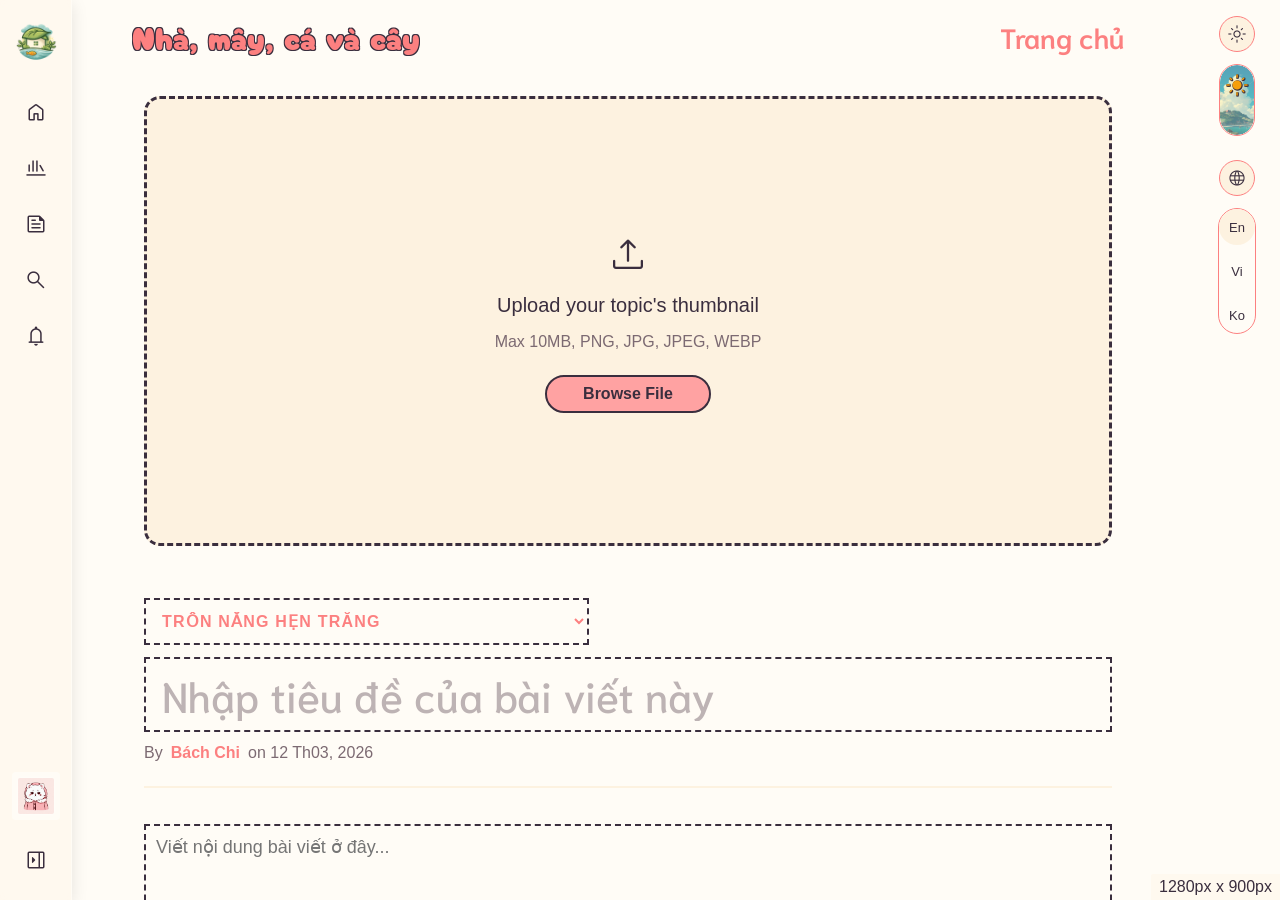
<file: pages/topics/topic-form.html>
<!doctype html>
<html lang="en">
    <head>
        <meta charset="UTF-8" />
        <meta name="viewport" content="width=device-width, initial-scale=1.0" />
        <link rel="icon" type="image/x-icon" href="/images/favicon/favicon.ico" />
        <link rel="stylesheet" href="/css/styles.css" />
        <link rel="stylesheet" href="/css/topics/topic-form.css" />
        <title>Homepage</title>
    </head>
    <body>
        <!-- Navigation Bar -->
        <nav class="collapsed authenticated" id="side-bar">
            <ul class="logo">
                <a href="/index.html" class="logo-link">
                    <img class="image" src="/images/logo/nmcvc.png" alt="logo" />
                    <span class="text">Nhà</span>
                </a>
            </ul>

            <ul class="menu">
                <a href="/index.html" class="menu-link">
                    <span class="material-symbols-rounded"> home </span>
                    <span class="text">Home</span>
                </a>
                <a href="/pages/collections/collection-list.html" class="menu-link">
                    <span class="material-symbols-rounded"> newsstand </span>
                    <span class="text">Collections</span>
                </a>
                <a href="/pages/topics/topics-list.html" class="menu-link">
                    <span class="material-symbols-rounded"> news </span>
                    <span class="text">Topics</span>
                </a>
                <a href="#" class="menu-link">
                    <span class="material-symbols-rounded"> search </span>
                    <span class="text">Explore</span>
                </a>
                <a href="#" class="menu-link">
                    <span class="material-symbols-rounded"> notifications </span>
                    <span class="text">Notifications</span>
                </a>
            </ul>

            <ul class="login">
                <a href="/pages/authentication.html" class="login-link" id="login-button">
                    <span class="material-symbols-rounded"> assignment_ind </span>
                    <span class="text">Login/Register &ThinSpace;</span>
                </a>
            </ul>

            <ul class="personal">
                <div class="dropdown-content" id="personal-content">
                    <a href="#" class="personal-link" id="personal-page-button">
                        <span class="material-symbols-rounded"> person </span>
                        <span class="text">Personal Page</span>
                    </a>
                    <a href="#" class="personal-link" id="logout-button">
                        <span class="material-symbols-rounded"> logout </span>
                        <span class="text">Logout</span>
                    </a>
                </div>
                <div class="dropdown-button" id="personal-button">
                    <img src="/images/user/m.jpg" alt="personal-avatar" />
                    <span class="text">@Username</span>
                </div>
            </ul>

            <div class="expand-nav-button" id="expand-nav-button">
                <span class="material-symbols-rounded"> right_panel_close </span>
            </div>
            <div class="collapse-nav-button" id="collapse-nav-button">
                <span class="material-symbols-rounded"> arrow_menu_close </span>
            </div>
        </nav>

        <!-- Website Settings -->
        <div class="website-settings" id="website-settings">
            <div class="setting theme" id="theme">
                <div class="setting-icon" id="theme-icon">
                    <span class="material-symbols-rounded" id="icon-dark"> moon_stars </span>
                    <span class="material-symbols-rounded" id="icon-light"> light_mode </span>
                </div>
                <div class="theme-toggle" id="theme-toggle">
                    <div class="toggle-background">
                        <img src="/images/pic/toggle-bg-dark.jpg" alt="" id="toggle-bg-dark" />
                        <img
                            src="/images/pic/toggle-bg-light.jpg"
                            alt=""
                            id="toggle-bg-light"
                        />
                    </div>
                    <div class="toggle-circle" id="theme-toggle-circle">
                        <span class="material-symbols-rounded" id="toggle-circle-dark">
                            dark_mode
                        </span>
                        <span class="material-symbols-rounded" id="toggle-circle-light">
                            light_mode
                        </span>
                    </div>
                </div>
            </div>
            <div class="setting language" id="language">
                <div class="setting-icon">
                    <span class="material-symbols-rounded"> language </span>
                </div>
                <div class="language-list" id="language-list">
                    <div class="toggle-circle" id="language-toggle-circle"></div>
                    <span class="language-option" id="english">En</span>
                    <span class="language-option active" id="vietnamese">Vi</span>
                    <span class="language-option" id="korean">Ko</span>
                </div>
            </div>
        </div>

        <div class="wrapper">
            <header>
                <span class="website-name">Nhà, mây, cá và cây</span>
                <span class="website-page-name" id="website-page-name">Trang chủ</span>
            </header>

            <!-- Content website này ở trong main -->
            <main>
                <!-- Class trong thẻ main chỉ được thêm khi người dùng đăng nhập là admin -->
                <form class="topic-form">
                    <label
                        class="thumbnail-upload-box"
                        id="thumbnail-upload-box"
                        for="topic-thumbnail"
                    >
                        <input
                            type="file"
                            class="topic-thumbnail"
                            id="topic-thumbnail"
                            name="topic-thumbnail"
                            accept="image/png, image/jpg, image/jpeg, image/webp"
                        />

                        <img id="preview-image" class="preview-image" alt="Thumbnail Preview" />

                        <div class="upload-content">
                            <span class="material-symbols-rounded">upload</span>
                            <p class="upload-title" id="thumbnail-upload-title">Upload your topic's thumbnail</p>
                            <p class="upload-note">Max 10MB, PNG, JPG, JPEG, WEBP</p>
                            <div class="browse-btn">Browse File</div>
                        </div>
                    </label>

                    <div class="topic-header">
                        <select
                            class="topic-collection"
                            name="collection"
                            id="topic-collection"
                        >
                            <option value="Trốn nắng hẹn trăng">Trốn nắng hẹn trăng</option>
                            <option value="Thẩn thẩn thơ thơ">Thẩn thẩn thơ thơ</option>
                            <option value="Người kể chuyện nhà">Người kể chuyện nhà</option>
                            <option value="Hyun đã ở đây">Hyun đã ở đây</option>
                            <option value="Để em khóc lần nữa khi mùa đông đến">
                                Để em khóc lần nữa khi mùa đông đến
                            </option>
                            <option value="Chuyện để dành">Chuyện để dành</option>
                            <option value="Nằm nghe Hyun nói">Nằm nghe Hyun nói</option>
                        </select>
                        <input
                            class="topic-title"
                            name="title"
                            id="topic-title"
                            type="text"
                            placeholder="Nhập tiêu đề của bài viết này"
                        />
                        <span class="topic-meta">
                            By &MediumSpace;
                            <a class="topic-author" href="#"> Bách Chi </a> &MediumSpace; on 12
                            Th03, 2026
                        </span>
                    </div>

                    <div class="topic-content">
                        <textarea
                            class="content"
                            id="content"
                            name="content"
                            rows="8"
                            placeholder="Viết nội dung bài viết ở đây..."
                        ></textarea>
                        <input
                            class="credit"
                            id="credit"
                            name="credit"
                            type="text"
                            placeholder="Viết lời kết cho bài viết nhé."
                        />
                    </div>

                    <div class="topic-footer">
                        <input
                            type="url"
                            name="facebookLink"
                            class="facebook-link"
                            id="facebook-link"
                            placeholder="Nhập đường dẫn bài viết Facebook..."
                            autocomplete="off"
                        />

                        <div class="form-actions">
                            <button type="button" class="btn btn-cancel" id="btn-cancel">
                                Hủy
                            </button>
                            <button type="button" class="btn btn-draft" id="btn-draft">
                                Lưu nháp
                            </button>
                            <button type="submit" class="btn btn-submit" id="btn-submit">
                                Đăng bài
                            </button>
                        </div>
                    </div>
                </form>
            </main>

            <footer>
                <p class="copyright">
                    ©2026 Nhà, mây, cá và cây. All rights reserved.
                    <br />
                    Blog được chăm chút bởi
                    <a href="/pages/about-me.html" class="owner-name" id="owner-name">
                        Bách Chi
                    </a>
                    với tất cả tình yêu.
                    <br />
                    Website được phát triển bởi
                    <a href="#" class="dev-name" id="dev-name">phonghh158</a>.
                </p>
                <div class="owner-social-link">
                    <a
                        href="https://www.facebook.com/nhacohyun"
                        class="social-link"
                        id="owner-facebook"
                    >
                        <img src="/images/pic/social/facebook.png" alt="" />
                    </a>
                    <a href="#" class="social-link" id="owner-instagram">
                        <img src="/images/pic/social/instagram.png" alt="" />
                    </a>
                    <a href="#" class="social-link" id="owner-spotify">
                        <img src="/images/pic/social/spotify.png" alt="" />
                    </a>
                </div>
            </footer>
        </div>

        <!-- Nhớ xóa khi deploy -->
        <span class="device-screen-dimension" id="device-screen-dimension">Loading...</span>

        <!-- Scripts -->
        <script src="/js/index.js" defer></script>
        <script src="/js/topics/topic-form.js"></script>
    </body>
</html>
</file>
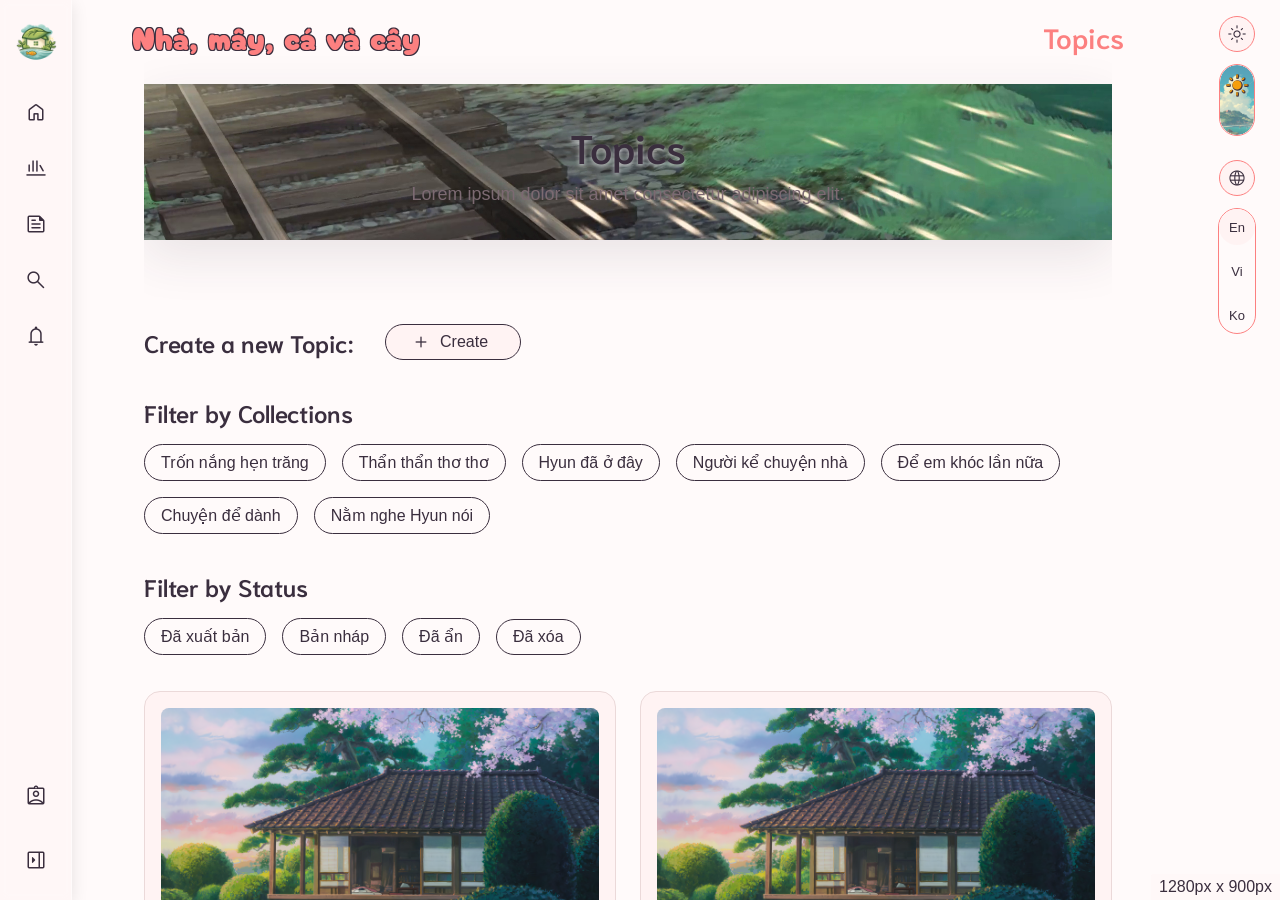
<file: pages/topics/topics-list.html>
<!doctype html>
<html lang="en">
    <head>
        <meta charset="UTF-8" />
        <meta name="viewport" content="width=device-width, initial-scale=1.0" />
        <link rel="icon" type="image/x-icon" href="../../images/favicon/favicon.ico" />
        <link rel="stylesheet" href="../../css/styles.css" />
        <link rel="stylesheet" href="../../css/topics/topics-list.css" />
        <title>Topics</title>
    </head>
    <body>
        <!-- Navigation Bar -->
        <nav class="collapsed" id="side-bar">
            <ul class="logo">
                <a href="/index.html" class="logo-link">
                    <img class="image" src="../../images/logo/nmcvc.png" alt="logo" />
                    <span class="text">Nhà</span>
                </a>
            </ul>

            <ul class="menu">
                <a href="/index.html" class="menu-link">
                    <span class="material-symbols-rounded"> home </span>
                    <span class="text">Home</span>
                </a>
                <a href="/pages/collections/collection-list.html" class="menu-link">
                    <span class="material-symbols-rounded"> newsstand </span>
                    <span class="text">Collections</span>
                </a>
                <a href="/pages/topics/topics-list.html" class="menu-link">
                    <span class="material-symbols-rounded"> news </span>
                    <span class="text">Topics</span>
                </a>
                <a href="#" class="menu-link">
                    <span class="material-symbols-rounded"> search </span>
                    <span class="text">Explore</span>
                </a>
                <a href="#" class="menu-link">
                    <span class="material-symbols-rounded"> notifications </span>
                    <span class="text">Notifications</span>
                </a>
            </ul>

            <ul class="login">
                <a href="/pages/authentication.html" class="login-link" id="login-button">
                    <span class="material-symbols-rounded"> assignment_ind </span>
                    <span class="text">Login/Register &ThinSpace;</span>
                </a>
            </ul>

            <ul class="personal">
                <div class="dropdown-content" id="personal-content">
                    <a href="#" class="personal-link" id="personal-page-button">
                        <span class="material-symbols-rounded"> person </span>
                        <span class="text">Personal Page</span>
                    </a>
                    <a href="#" class="personal-link" id="logout-button">
                        <span class="material-symbols-rounded"> logout </span>
                        <span class="text">Logout</span>
                    </a>
                </div>
                <div class="dropdown-button" id="personal-button">
                    <img src="/../../images/user/m.jpg" alt="personal-avatar" />
                    <span class="text">@Username</span>
                </div>
            </ul>

            <div class="expand-nav-button" id="expand-nav-button">
                <span class="material-symbols-rounded"> right_panel_close </span>
            </div>
            <div class="collapse-nav-button" id="collapse-nav-button">
                <span class="material-symbols-rounded"> arrow_menu_close </span>
            </div>
        </nav>

        <!-- Website Settings -->
        <div class="website-settings" id="website-settings">
            <div class="setting theme" id="theme">
                <div class="setting-icon" id="theme-icon">
                    <span class="material-symbols-rounded" id="icon-dark"> moon_stars </span>
                    <span class="material-symbols-rounded" id="icon-light"> light_mode </span>
                </div>
                <div class="theme-toggle" id="theme-toggle">
                    <div class="toggle-background">
                        <img
                            src="/../../images/pic/toggle-bg-dark.jpg"
                            alt=""
                            id="toggle-bg-dark"
                        />
                        <img
                            src="/../../images/pic/toggle-bg-light.jpg"
                            alt=""
                            id="toggle-bg-light"
                        />
                    </div>
                    <div class="toggle-circle" id="theme-toggle-circle">
                        <span class="material-symbols-rounded" id="toggle-circle-dark">
                            dark_mode
                        </span>
                        <span class="material-symbols-rounded" id="toggle-circle-light">
                            light_mode
                        </span>
                    </div>
                </div>
            </div>
            <div class="setting language" id="language">
                <div class="setting-icon">
                    <span class="material-symbols-rounded"> language </span>
                </div>
                <div class="language-list" id="language-list">
                    <div class="toggle-circle" id="language-toggle-circle"></div>
                    <span class="language-option" id="english">En</span>
                    <span class="language-option active" id="vietnamese">Vi</span>
                    <span class="language-option" id="korean">Ko</span>
                </div>
            </div>
        </div>

        <div class="wrapper">
            <header>
                <span class="website-name">Nhà, mây, cá và cây</span>
                <span class="website-page-name" id="website-page-name">Topics</span>
            </header>

            <!-- Content website này ở trong main -->
            <main>
                <div class="topics-header">
                    <div class="topics-header-background" id="topics-header-background">
                        <img
                            src="/images/pic/topics/topics-header-background.jpg"
                            class="topics-header-background"
                            id="topics-header-background"
                            alt="topics-header-background"
                        />
                    </div>
                    <span class="header-title" id="header-title">Topics</span>
                    <span class="header-subtitle" id="header-subtitle">
                        Lorem ipsum dolor sit amet consectetur adipiscing elit.
                    </span>
                </div>

                <div class="topics-container">
                    <div class="create-topic">
                        <span class="create-topic-title">Create a new Topic: </span>
                        <a href="#" class="create-topic-button">
                            <span class="material-symbols-rounded">add</span>
                            <span class="create-topic-button-text">Create</span>
                        </a>
                    </div>

                    <div class="topic-filters">
                        <div class="filter-group">
                            <span class="filter-title">Filter by Collections</span>
                            <div class="filter-content" id="filter-collection">
                                <span class="filter-option" data-id="1"
                                    >Trốn nắng hẹn trăng</span
                                >
                                <span class="filter-option" data-id="2">Thẩn thẩn thơ thơ</span>
                                <span class="filter-option" data-id="3">Hyun đã ở đây</span>
                                <span class="filter-option" data-id="4"
                                    >Người kể chuyện nhà</span
                                >
                                <span class="filter-option" data-id="5"
                                    >Để em khóc lần nữa</span
                                >
                                <span class="filter-option" data-id="6">Chuyện để dành</span>
                                <span class="filter-option" data-id="7">Nằm nghe Hyun nói</span>

                                <div class="filter-clear" id="filter-clear-collection">
                                    <span class="material-symbols-rounded">ink_eraser</span>
                                    <span>Clear All</span>
                                </div>
                            </div>
                        </div>

                        <div class="filter-group">
                            <span class="filter-title">Filter by Status</span>
                            <div class="filter-content" id="filter-status">
                                <span class="filter-option" data-status="PUBLISHED">
                                    Đã xuất bản
                                </span>
                                <span class="filter-option" data-status="DRAFT">Bản nháp</span>
                                <span class="filter-option" data-status="HIDDEN">Đã ẩn</span>
                                <span class="filter-option" data-status="DELETED">Đã xóa</span>

                                <div class="filter-clear" id="filter-clear-status">
                                    <span class="material-symbols-rounded">ink_eraser</span>
                                    <span>Clear</span>
                                </div>
                            </div>
                        </div>
                    </div>

                    <div class="topic-list">
                        <a class="topic-card active" id="topic-1">
                            <div class="topic-image">
                                <img src="/images/pic/homepage/topics/topic-1.png" alt="" />
                            </div>
                            <div class="topic-meta">
                                <span class="topic-collection">Trốn nắng hẹn trăng</span>
                                <span class="topic-date">12 Th03, 2026</span>
                            </div>
                            <span class="topic-title">Bài viết số 1</span>
                            <span class="topic-summary">
                                Lorem ipsum dolor sit amet consectetur adipiscing elit.
                                Consectetur adipiscing elit quisque faucibus ex sapien vitae. Ex
                                sapien vitae pellentesque sem placerat in id. Placerat in id
                                cursus mi pretium tellus duis. Pretium tellus duis convallis
                                tempus leo eu aenean.
                            </span>
                        </a>

                        <a class="topic-card" id="topic-2">
                            <div class="topic-image">
                                <img src="/images/pic/homepage/topics/topic-1.png" alt="" />
                            </div>
                            <div class="topic-meta">
                                <span class="topic-collection">Thẩn thẩn thơ thơ</span>
                                <span class="topic-date">10 Th03, 2026</span>
                            </div>
                            <span class="topic-title">Bài viết số 2</span>
                            <span class="topic-summary">
                                Lorem ipsum dolor sit amet consectetur adipiscing elit.
                                Consectetur adipiscing elit quisque faucibus ex sapien vitae. Ex
                                sapien vitae pellentesque sem placerat in id. Placerat in id
                                cursus mi pretium tellus duis. Pretium tellus duis convallis
                                tempus leo eu aenean.
                            </span>
                        </a>

                        <a class="topic-card" id="topic-3">
                            <div class="topic-image">
                                <img src="/images/pic/homepage/topics/topic-1.png" alt="" />
                            </div>
                            <div class="topic-meta">
                                <span class="topic-collection">Hyun đã ở đây</span>
                                <span class="topic-date">08 Th03, 2026</span>
                            </div>
                            <span class="topic-title">Bài viết số 3</span>
                            <span class="topic-summary">
                                Lorem ipsum dolor sit amet consectetur adipiscing elit.
                                Consectetur adipiscing elit quisque faucibus ex sapien vitae. Ex
                                sapien vitae pellentesque sem placerat in id. Placerat in id
                                cursus mi pretium tellus duis. Pretium tellus duis convallis
                                tempus leo eu aenean.
                            </span>
                        </a>

                        <a class="topic-card" id="topic-4">
                            <div class="topic-image">
                                <img src="/images/pic/homepage/topics/topic-1.png" alt="" />
                            </div>
                            <div class="topic-meta">
                                <span class="topic-collection">Người kể chuyện nhà</span>
                                <span class="topic-date">05 Th03, 2026</span>
                            </div>
                            <span class="topic-title">Bài viết số 4</span>
                            <span class="topic-summary">
                                Lorem ipsum dolor sit amet consectetur adipiscing elit.
                                Consectetur adipiscing elit quisque faucibus ex sapien vitae. Ex
                                sapien vitae pellentesque sem placerat in id. Placerat in id
                                cursus mi pretium tellus duis. Pretium tellus duis convallis
                                tempus leo eu aenean.
                            </span>
                        </a>

                        <a class="topic-card" id="topic-5">
                            <div class="topic-image">
                                <img src="/images/pic/homepage/topics/topic-1.png" alt="" />
                            </div>
                            <div class="topic-meta">
                                <span class="topic-collection">Chuyện để dành</span>
                                <span class="topic-date">01 Th03, 2026</span>
                            </div>
                            <span class="topic-title">Bài viết số 5</span>
                            <span class="topic-summary">
                                Lorem ipsum dolor sit amet consectetur adipiscing elit.
                                Consectetur adipiscing elit quisque faucibus ex sapien vitae. Ex
                                sapien vitae pellentesque sem placerat in id. Placerat in id
                                cursus mi pretium tellus duis. Pretium tellus duis convallis
                                tempus leo eu aenean.
                            </span>
                        </a>

                        <a class="topic-card" id="topic-6">
                            <div class="topic-image">
                                <img src="/images/pic/homepage/topics/topic-1.png" alt="" />
                            </div>
                            <div class="topic-meta">
                                <span class="topic-collection">Nằm nghe Hyun nói</span>
                                <span class="topic-date">28 Th02, 2026</span>
                            </div>
                            <span class="topic-title">Bài viết số 6</span>
                            <span class="topic-summary">
                                Lorem ipsum dolor sit amet consectetur adipiscing elit.
                                Consectetur adipiscing elit quisque faucibus ex sapien vitae. Ex
                                sapien vitae pellentesque sem placerat in id. Placerat in id
                                cursus mi pretium tellus duis. Pretium tellus duis convallis
                                tempus leo eu aenean.
                            </span>
                        </a>
                    </div>

                    <div class="pagination" id="pagination">
                        <button class="page-btn prev" id="prev-page">
                            <span class="material-symbols-rounded"> chevron_left </span>
                        </button>

                        <div class="page-input-container">
                            <input
                                type="number"
                                class="current-page-input"
                                id="current-page-input"
                                value="1"
                                min="1"
                            />
                            <span class="page-separator">/</span>
                            <span class="total-pages" id="total-pages">10</span>
                        </div>

                        <button class="page-btn next" id="next-page">
                            <span class="material-symbols-rounded"> chevron_right </span>
                        </button>
                    </div>
                </div>
            </main>

            <footer>
                <p class="copyright">
                    ©2026 Nhà, mây, cá và cây. All rights reserved.
                    <br />
                    Blog được chăm chút bởi
                    <a href="../../pages/about-me.html" class="owner-name" id="owner-name"
                        >Bách Chi</a
                    >
                    với tất cả tình yêu.
                    <br />
                    Website được phát triển bởi
                    <a href="#" class="dev-name" id="dev-name">phonghh158</a>.
                </p>
                <div class="owner-social-link">
                    <a
                        href="https://www.facebook.com/nhacohyun"
                        class="social-link"
                        id="owner-facebook"
                    >
                        <img src="/../../images/pic/social/facebook.png" alt="" />
                    </a>
                    <a href="#" class="social-link" id="owner-instagram">
                        <img src="/../../images/pic/social/instagram.png" alt="" />
                    </a>
                    <a href="#" class="social-link" id="owner-spotify">
                        <img src="/../../images/pic/social/spotify.png" alt="" />
                    </a>
                </div>
            </footer>
        </div>

        <!-- Nhớ xóa khi deploy -->
        <span class="device-screen-dimension" id="device-screen-dimension">Loading...</span>

        <!-- Scripts -->
        <script src="/js/index.js" defer></script>
        <script src="/js/topics/topics-list.js" defer></script>
    </body>
</html>
</file>
<file: css/styles.css>
@import url("https://fonts.googleapis.com/css2?family=Cherry+Bomb+One&family=Google+Sans+Code:ital,wght@0,300..800;1,300..800&family=Google+Sans+Flex:opsz,wght@6..144,1..1000&family=Niramit:ital,wght@0,200;0,300;0,400;0,500;0,600;0,700;1,200;1,300;1,400;1,500;1,600;1,700&display=swap");
@import url("https://fonts.googleapis.com/css2?family=Material+Symbols+Rounded:opsz,wght,FILL,GRAD@20..48,100..700,0..1,-50..200");

:root {
    /* Palette Light */
    --color-background: #fffafa;
    --color-surface: #fff3f3;
    --color-secondary: #ebd9d9;
    --color-primary: #fc8080;

    /* Text */
    --color-text: #3a2e3e;
    --color-text-inverse: #fdfdfd;
    --color-text-secondary: #7c6a72;

    /* Status */
    --color-success: #10b981; /* Thành công */
    --color-error: #e11d48; /* Lỗi */
    --color-warning: #f59e0b; /* Cảnh báo */
    --color-info: #3b82f6; /* Thông tin */

    /* Font */
    --font-text: "Google Sans Flex", sans-serif;
    --font-title: "Niramit", sans-serif;
    --font-code: "Google Sans Code", monospace;
    --font-special: "Cherry Bomb One", system-ui;

    /* Material Symbols */
    --icon-fill: 0;
    --icon-wght: 300;
    --icon-grad: 0;
    --icon-opsz: 24;

    --rainbow-red: #ffb3b3;
    --rainbow-orange: #ffd1a9;
    --rainbow-yellow: #fff2b3;
    --rainbow-green: #c8f2c2;
    --rainbow-blue: #bbdcff;
    --rainbow-indigo: #cfc8ff;
    --rainbow-violet: #e6c6ff;
}

html {
    font-size: 16px;
    scroll-behavior: smooth;
}

* {
    margin: 0;
    padding: 0;
    box-sizing: border-box;
}

body {
    font-family: var(--font-text);
    background-color: var(--color-background);
    color: var(--color-text);
    height: 100vh;
    min-height: 100vh;
    overflow: hidden;
}

body.dark {
    /* Palette Dark */
    --color-background: #313131; /* Nền chính */
    --color-surface: #414141; /* Card / navbar */
    --color-secondary: #525252; /* Viền / hover nhẹ */
    --color-primary: #ec625f; /* Nút / điểm nhấn */

    /* Text */
    --color-text: #f5f5f5; /* Chữ chính sáng */
    --color-text-secondary: #d1d1d1; /* Chữ phụ */
    --color-text-inverse: #1f1f1f; /* Chữ trên nền primary */

    /* Status */
    --color-success: #34d399;
    --color-error: #fb7185;
    --color-warning: #fbbf24;
    --color-info: #60a5fa;
}

/* Material Symbols Rounded */
.material-symbols-rounded {
    font-size: 24px;
    font-variation-settings:
        "FILL" var(--icon-fill),
        "wght" var(--icon-wght),
        "GRAD" var(--icon-grad),
        "opsz" var(--icon-opsz);
    transition: all 0.33s ease;
}

a,
span,
p {
    color: var(--color-text);
    text-decoration: none;
}

img {
    width: 72px;
    height: auto;
    object-fit: cover;
    object-position: center;
}

.device-screen-dimension {
    position: absolute;
    display: flex;
    bottom: 0;
    right: 0;
    width: max-content;
    height: max-content;
    padding: 4px 8px;
    border-radius: 2px 0 0 0;
    background-color: rgb(from var(--color-surface) r g b / 0.33);
    font-size: 16px;
    justify-content: center;
    align-items: center;
    transition: all 0.33s ease;
    z-index: 1000;
    cursor: default;
}

/* Navigation Bar */
nav {
    position: fixed;
    top: 0;
    left: 0;
    display: flex;
    flex-direction: column;
    width: 256px;
    height: 100%;
    padding: 16px;
    gap: 16px;
    background: rgb(from var(--color-surface) r g b / 0.33);
    border-right: 1px solid rgba(255, 255, 255, 0.33);
    box-shadow: 0 4px 16px rgba(0, 0, 0, 0.1);
    backdrop-filter: blur(4px);
    -webkit-backdrop-filter: blur(4px);
    align-items: center;
    overflow: hidden;
    transition: all 0.33s ease;
    z-index: 900;
}

nav.collapsed {
    display: flex;
    width: 72px;
    padding: 16px 0;
}

nav .collapse-nav-button {
    position: absolute;
    top: 50%;
    left: 228px;
    transform: translateY(-50%);

    display: flex;
    align-items: center;
    justify-content: center;

    width: 36px;
    height: 36px;
    min-height: 36px;

    border-radius: 4px;

    background-color: var(--color-background);
    box-shadow: 0 4px 8px rgba(0, 0, 0, 0.11);

    cursor: pointer;
    transition: all 0.11s ease;
    z-index: 901;
}

nav .collapse-nav-button:hover {
    border: 1px solid var(--color-primary);
    transform: translateY(-50%);
}

nav .collapse-nav-button:active {
    transform: translateY(-50%) scale(0.96);
}

nav .collapse-nav-button:hover .material-symbols-rounded {
    --icon-wght: 400;
}
nav.collapsed .collapse-nav-button {
    display: none;
}

nav .expand-nav-button {
    position: relative;
    display: none;
    width: 48px;
    height: 48px;
    min-height: 48px;
    border-radius: 2px;
    justify-content: center;
    align-items: center;
    cursor: pointer;
}
nav.collapsed .expand-nav-button {
    display: flex;
}

nav.collapsed .expand-nav-button:hover {
    background-color: var(--color-surface);
}

nav ul {
    position: relative;
    display: flex;
    flex-direction: column;
}

nav .personal {
    display: none;
}
nav.authenticated .login {
    display: none;
}

nav .logo {
    width: 100%;
    height: 72px;
}
nav.collapsed .logo {
    width: 72px;
    height: 72px;
}

nav .logo a {
    display: flex;
    width: 100%;
    height: 100%;
    gap: 16px;
    align-items: center;
}
nav.collapsed .logo a {
    gap: 0;
    justify-content: center;
}

nav .logo .image {
    display: flex;
    width: 64px;
    height: 64px;
    align-items: center;
    justify-content: center;
}
nav.collapsed .logo .image {
    width: 56px;
    height: 56px;
}

nav .logo .text {
    display: flex;
    width: fit-content;
    height: fit-content;
    margin-bottom: 4px;
    font-family: var(--font-code);
    font-size: 36px;
    font-weight: 700;
    color: var(--color-primary);
    text-shadow:
        -1.1px -1.1px 0 var(--color-text),
        1.1px -1.1px 0 var(--color-text),
        -1.1px 1.1px 0 var(--color-text),
        1.1px 1.1px 0 var(--color-text);
    opacity: 1;
}
nav.collapsed .logo .text {
    font-size: 0;
    margin-bottom: 0;
    opacity: 0;
}

nav .menu {
    width: 100%;
    height: 100%;
    gap: 4px;
}
nav.collapsed .menu {
    width: 48px;
    gap: 8px;
}

nav .menu a {
    display: flex;
    flex-direction: row;
    width: 100%;
    height: 48px;
    gap: 16px;
    padding: 0 8px;
    border-radius: 8px;
    align-items: center;
    transition: all 0.33s ease;
    cursor: pointer;
}
nav.collapsed .menu a {
    padding: 0;
    gap: 0;
    border-radius: 4px;
    justify-content: center;
}

nav .menu a:hover {
    padding: 0 16px;
    background-color: rgb(from var(--color-secondary) r g b / 0.33);
}
nav.collapsed .menu a:hover {
    padding: 0;
}

nav .menu .text {
    width: fit-content;
    height: fit-content;
    font-family: var(--font-text);
    font-size: 18px;
    opacity: 1;
}

nav.collapsed .menu .text {
    font-size: 0px;
    opacity: 0;
}

nav .login {
    width: 100%;
    height: max-content;
    gap: 4px;
    bottom: 0;
}
nav.collapsed .login {
    width: 48px;
    height: 48px;
    gap: 0;
    bottom: 0px;
}

nav .login a {
    display: flex;
    flex-direction: row;
    width: 100%;
    height: 48px;
    gap: 16px;
    padding: 0 8px;
    border-radius: 4px;
    align-items: center;
    transition: all 0.33s ease;
    cursor: pointer;
}
nav.collapsed .login a {
    padding: 0;
    gap: 0;
    justify-content: center;
}

nav .login a:hover {
    padding: 0 16px;
    background-color: rgb(from var(--color-secondary) r g b / 0.33);
}
nav.collapsed .login a:hover {
    padding: 0;
}

nav .login .text {
    width: fit-content;
    height: fit-content;
    font-family: var(--font-text);
    font-size: 18px;
    opacity: 1;
}
nav.collapsed .login .text {
    font-size: 0;
    opacity: 0;
}

nav .personal {
    flex-direction: column;
    width: 100%;
    height: max-content;
    gap: 4px;
    bottom: 0;
}
nav.collapsed .personal {
    width: 48px;
}

nav .personal .dropdown-button {
    display: flex;
    flex-direction: row;
    width: 100%;
    height: 48px;
    padding: 0 6px;
    gap: 16px;
    background-color: var(--color-background);
    border-radius: 4px;
    border: 1px solid var(--color-primary);
    align-items: center;
    transition: all 0.33s ease;
    cursor: pointer;
    z-index: 902;
}
nav.collapsed .personal .dropdown-button {
    padding: 0;
    gap: 0;
    border: none;
    justify-content: center;
    transition: none;
}

nav .personal .dropdown-button:hover {
    border: 1px solid var(--color-primary);
}

.personal .dropdown-button img {
    width: 36px;
    height: 36px;
    border-radius: 2px;
    box-shadow: 0 0 4px rgba(255, 255, 255, 0.66);
    object-fit: cover;
    object-position: center;
}

.personal .dropdown-button .text {
    width: fit-content;
    height: fit-content;
    font-family: var(--font-title);
    font-size: 18px;
    font-weight: 400;
    transition: all 0.11s ease;
    opacity: 1;
}
nav.collapsed .personal .dropdown-button .text {
    font-size: 0;
    font-weight: 200;
    opacity: 0;
}
.personal .dropdown-button:hover .text {
    font-weight: 600;
}

.personal .dropdown-content {
    position: absolute;
    bottom: 30px;
    display: flex;
    flex-direction: column;
    width: 100%;
    height: 0;
    gap: 4px;
    padding: 8px;
    border-radius: 4px 4px 0 0;
    border: 1px solid var(--color-background);
    border-bottom: none;
    transition: all 0.66s ease;
    overflow: hidden;
    opacity: 0;
    cursor: pointer;
    z-index: 901;
}
nav.collapsed .personal .dropdown-content {
    padding: 8px 2px;
    gap: 8px;
    background-color: var(--color-background);
}

.personal .dropdown-content a {
    display: flex;
    flex-direction: row;
    width: 100%;
    height: 0;
    gap: 0;
    padding: 0 16px;
    border-radius: 4px;
    align-items: center;
    transition: all 0.33s ease;
    overflow: hidden;
    cursor: pointer;
    z-index: 902;
}
nav.collapsed .personal .dropdown-content a {
    padding: 0;
    justify-content: center;
}

.personal .dropdown-content a:hover {
    padding: 0 12px;
}
nav.collapsed .personal .dropdown-content a:hover {
    padding: 0;
}

.personal .dropdown-content a .material-symbols-rounded {
    --icon-opsz: 20;
    font-size: 0;
}

.personal .dropdown-content a .text {
    font-size: 0;
    transition: all 0.33s ease;
}

.personal.active .dropdown-button {
    background-color: var(--color-background);
    border-radius: 0 0 4px 4px;
}
nav.collapsed .personal.active .dropdown-button {
    background-color: var(--color-background);
    border: 1px solid var(--color-primary);
}

.personal.active .dropdown-content {
    bottom: 48px;
    height: 92px;
    background-color: var(--color-background);
    border: 1px solid var(--color-primary);
    border-bottom: none;
    align-items: center;
    opacity: 1;
}
nav.collapsed .personal.active .dropdown-content {
    background-color: var(--color-background);
    height: 96px;
}

.personal.active .dropdown-content a {
    height: 36px;
    padding: 0 4px;
    gap: 8px;
}
nav.collapsed .personal.active .dropdown-content a {
    width: 36px;
    height: 36px;
    padding: 0;
    gap: 0;
}

.personal.active .dropdown-content a:hover {
    padding: 0 8px;
}
nav.collapsed .personal.active .dropdown-content a:hover {
    background-color: var(--color-surface);
}

.personal.active .dropdown-content a .material-symbols-rounded {
    font-size: 24px;
}
.personal.active .dropdown-content a:hover .material-symbols-rounded {
    --icon-opsz: 24;
}
nav.collapsed .personal.active .dropdown-content a .material-symbols-rounded {
    opacity: 1;
    font-size: 20;
    --icon-opsz: 20;
}
nav.collapsed .personal.active .dropdown-content a:hover .material-symbols-rounded {
    --icon-opsz: 20;
}

.personal.active .dropdown-content a .text {
    opacity: 1;
    font-size: 16px;
}
nav.collapsed .personal.active .dropdown-content a .text {
    opacity: 0;
    font-size: 0;
}

nav.authenticated .login {
    display: none;
}
nav.authenticated .personal {
    display: flex;
}
nav .login {
    display: flex;
}
nav .personal {
    display: none;
}

/* Website Settings */
.website-settings {
    position: fixed;
    top: 16px;
    right: 16px;
    display: flex;
    flex-direction: column;
    width: max-content;
    height: max-content;
    padding: 0 8px;
    gap: 24px;
    justify-content: center;
    align-items: center;
    transition: all 0.33s ease;
    cursor: pointer;
    z-index: 900;
}

.website-settings .setting {
    position: relative;
    display: flex;
    flex-direction: column;
    width: max-content;
    height: max-content;
    gap: 12px;
    border-radius: 999px;
    align-items: center;
    z-index: 901;
}

.website-settings .setting-icon {
    display: flex;
    width: 36px;
    height: 36px;
    border-radius: 999px;
    border: 1px solid var(--color-primary);
    background-color: var(--color-surface);
    justify-content: center;
    align-items: center;
}

.website-settings .setting-icon .material-symbols-rounded {
    font-size: 20px;
    --icon-opsz: 20;
}

.theme .setting-icon #icon-dark {
    font-size: 0;
    opacity: 0;
    transition: all 0.33s ease;
}
.theme .setting-icon #icon-light {
    opacity: 1;
    transition: all 0.33s ease;
}
body.dark .theme .setting-icon #icon-dark {
    font-size: 20px;
    opacity: 1;
}
body.dark .theme .setting-icon #icon-light {
    font-size: 0;
    opacity: 0;
}

.theme .theme-toggle {
    position: relative;
    display: flex;
    flex-direction: column;
    width: 36px;
    height: 72px;
    border-radius: 999px;
    border: 1px solid var(--color-primary);
    justify-content: center;
    align-items: center;
    overflow: hidden;
    cursor: pointer;
}

.theme-toggle .toggle-background {
    position: relative;
    bottom: 0;
    width: 100%;
    height: 100%;
    border-radius: 999px;
    background-color: var(--color-background);
    opacity: 0.66;
    transition: all 0.33s ease;
    overflow: hidden;
    z-index: 902;
}

.theme-toggle .toggle-background img {
    position: absolute;
    bottom: 0;
    width: 100%;
    height: 100%;
    border-radius: 999px;
    object-fit: cover;
    object-position: bottom;
    transition: all 0.33s ease;
    z-index: 901;
}

.theme-toggle .toggle-background #toggle-bg-dark {
    opacity: 0;
}
body.dark .theme-toggle .toggle-background #toggle-bg-dark {
    opacity: 1;
}
.theme-toggle .toggle-background #toggle-bg-light {
    opacity: 1;
}
body.dark .theme-toggle .toggle-background #toggle-bg-light {
    opacity: 0;
}

.theme-toggle .toggle-circle {
    position: absolute;
    top: 4px;
    display: flex;
    flex-direction: column;
    width: 32px;
    height: 32px;
    border-radius: 999px;
    justify-content: center;
    align-items: center;
    transition: all 0.33s ease;
    z-index: 903;
}

.theme-toggle .toggle-circle .material-symbols-rounded {
    font-size: 24px;
    --icon-opsz: 24;
    --icon-fill: 1;
    position: absolute;
    color: #f59e0b;
    text-shadow:
        -0.5px -0.5px 0 var(--color-text),
        0.5px -0.5px 0 var(--color-text),
        -0.5px 0.5px 0 var(--color-text),
        0.5px 0.5px 0 var(--color-text);
}
.theme-toggle .toggle-circle #toggle-circle-dark {
    font-size: 0;
    opacity: 0;
    transition: all 0.33s ease;
}
.theme-toggle .toggle-circle #toggle-circle-light {
    opacity: 1;
    transition: all 0.33s ease;
}
body.dark .theme-toggle .toggle-circle #toggle-circle-dark {
    font-size: 24px;
    opacity: 1;
}
body.dark .theme-toggle .toggle-circle #toggle-circle-light {
    font-size: 0;
    opacity: 0;
}

.language .language-list {
    position: relative;
    display: flex;
    flex-direction: column;
    width: max-content;
    height: max-content;
    gap: 8px;
    border-radius: 999px;
    border: 1px solid var(--color-primary);
    align-items: center;
    z-index: 901;
}

.language-list .language-option {
    position: relative;
    display: flex;
    flex-direction: column;
    width: 36px;
    height: 36px;
    border-radius: 999px;
    font-size: 13px;
    justify-content: center;
    align-items: center;
    transition: all 0.33s ease;
    z-index: 902;
}

.language .language-list .toggle-circle {
    position: absolute;
    top: 0px;
    display: flex;
    flex-direction: column;
    width: 36px;
    height: 36px;
    border-radius: 999px;
    background-color: var(--color-surface);
    justify-content: center;
    align-items: center;
    transition: all 0.33s ease;
    z-index: 901;
}

/* Wrapper */
.wrapper {
    position: relative;
    display: flex;
    flex-direction: column;
    /* left: 72px; */
    width: calc(100% - 144px - 72px);
    min-width: 480px;
    height: 100vh;
    padding: 0 48px;
    margin: 0 96px;
    gap: 16px;
    align-items: center;
    align-self: center;
    scroll-behavior: smooth;
    overflow-y: auto;
    overflow-x: hidden;
    scrollbar-width: thin;
    scrollbar-color: var(--color-primary) transparent;
    transition: all 0.33s ease;
}

/* Scrollbar width */
.wrapper::-webkit-scrollbar {
    width: 8px;
}

/* Scrollbar track */
.wrapper::-webkit-scrollbar-track {
    background: transparent;
}

/* Scrollbar thumb */
.wrapper::-webkit-scrollbar-thumb {
    border-radius: 999px;
    background-color: color-mix(in srgb, var(--color-primary) 33%, transparent);
    transition: background-color 0.33s ease;
}

/* Hover thumb */
.wrapper::-webkit-scrollbar-thumb:hover {
    background-color: var(--color-primary);
}

/* Main */
main {
    position: relative;
    display: flex;
    flex-direction: column;
    flex-shrink: 0;
    width: 100%;
    height: max-content;
    min-height: calc(100% - 72px - 144px);
    gap: 48px;
    scroll-behavior: smooth;
    overflow: hidden;
}

/* Header */
header {
    position: absolute;
    display: flex;
    flex-direction: row;
    flex-shrink: 0;
    width: calc(100% - 72px);
    height: 72px;
    justify-content: space-between;
    align-items: center;
    overflow: hidden;
    z-index: 800;
}

.website-name {
    position: relative;
    display: flex;
    height: 100%;
    font-family: var(--font-special);
    font-size: 32px;
    color: var(--color-primary);
    text-shadow:
        -0.66px -0.66px 0 var(--color-text),
        0.66px -0.66px 0 var(--color-text),
        -0.66px 0.66px 0 var(--color-text),
        0.66px 0.66px 0 var(--color-text);
    align-items: center;
    cursor: default;
}

.website-page-name {
    position: relative;
    position: relative;
    display: flex;
    height: 100%;
    font-family: var(--font-title);
    font-size: 28px;
    font-weight: 600;
    color: var(--color-primary);
    align-items: center;
    cursor: default;
}

/* Footer */
footer {
    position: relative;
    display: flex;
    flex-direction: row;
    flex-shrink: 0;
    width: 100%;
    height: 120px;
    margin-top: 72px;
    padding: 24px 48px;
    border-top: 1px solid color-mix(in srgb, var(--color-primary) 24%, transparent);
    justify-content: space-between;
    align-items: center;
}

/* Accent bar */
footer::before {
    position: absolute;
    content: "";
    top: -2px;
    left: 48px;
    width: 72px;
    height: 4px;
    border-radius: 999px;
    background-color: var(--color-primary);
}

/* Copyright */
footer .copyright {
    position: relative;
    display: block;
    font-family: var(--font-text);
    font-size: 16px;
    line-height: 24px;
    color: var(--color-text-secondary);
    cursor: default;
}

/* Link trong copyright */
footer .copyright a {
    position: relative;
    display: inline;
    font-weight: 600;
    color: var(--color-text);
    transition: color 0.33s ease;
}

footer .copyright a::after {
    position: absolute;
    content: "";
    left: 0;
    bottom: 0;
    width: 0%;
    height: 2px;
    background-color: var(--color-primary);
    transition: width 0.33s ease;
}

footer .copyright a:hover {
    color: var(--color-primary);
}

footer .copyright a:hover::after {
    width: 100%;
}

/* Social container */
.owner-social-link {
    position: relative;
    display: flex;
    flex-direction: row;
    align-items: center;
    gap: 24px;
    margin-bottom: 12px;
}

/* Social button */
.social-link {
    position: relative;
    display: flex;
    justify-content: center;
    align-items: center;
    width: 48px;
    height: 48px;
    border-radius: 999px;
    background-color: var(--color-background);
    box-shadow: 0 4px 16px rgba(0, 0, 0, 0.11);
    filter: grayscale(100%);
    transition:
        transform 0.33s ease,
        filter 0.33s ease,
        box-shadow 0.33s ease;
}

.social-link img {
    width: 24px;
    height: 24px;
    object-fit: cover;
    object-position: center;
}

/* Hover social */
.social-link:hover {
    transform: translateY(-4px);
    filter: grayscale(0%);
    box-shadow: 0 8px 24px rgba(0, 0, 0, 0.11);
}

/* Media Query */
/* Tablet, Small Desktop */
@media (min-width: 768px) and (max-width: 1199.98px) {
}

/* Phone */
@media (max-width: 767.98px) {
}
</file>
<file: css/homepage.css>
main {
    gap: 0;
}

.homepage-nav {
    position: fixed;
    left: 50%;
    bottom: -72px;
    transform: translateX(-50%);
    display: flex;
    width: max-content;
    height: max-content;
    border-radius: 999px;
    background-color: rgb(from var(--color-surface) r g b / 0.66);
    box-shadow: 0 2px 4px rgb(from var(--color-text) r g b / 0.5);
    backdrop-filter: blur(4px);
    -webkit-backdrop-filter: blur(4px);
    outline: 1px solid rgb(from var(--color-text) r g b / 0.5);
    align-items: center;
    justify-content: center;
    transition: all 1s ease;
    cursor: pointer;
    z-index: 801;
}

.homepage-nav .menu {
    display: flex;
    flex-direction: row;
    width: max-content;
    height: max-content;
    align-items: center;
}

.homepage-nav .menu a {
    position: relative;
    display: flex;
    flex-direction: row;
    width: max-content;
    height: max-content;
    gap: 8px;
    padding: 12px 24px;
    border-radius: 999px;
    align-items: center;
    overflow: hidden;
    transition: all 0.33s ease;
}

.homepage-nav .menu a.active {
    padding: 12px 32px;
    background-color: var(--color-secondary);
}

.homepage-nav .menu a .text {
    display: flex;
    flex-direction: row;
    width: max-content;
    height: max-content;
    font-size: 18px;
    align-items: center;
    transition: all 0.33s ease;
}

.homepage-nav .menu a:hover span {
    color: var(--color-primary);
}

.homepage-nav .menu a.active .text {
    font-size: 20px;
    font-weight: 500;
    color: var(--color-text-inverse);
}
.homepage-nav .menu a.active .material-symbols-rounded {
    font-size: 26px;
    --icon-opsz: 26;
    --icon-wght: 400;
    color: var(--color-text-inverse);
}

/* Homepage's Sections */
section {
    position: relative;
    display: flex;
    flex-direction: column;
    width: 100%;
    height: max-content;
    padding: 36px 0;
    transition: all 0.33s ease;
    z-index: 100;
}

.section-title {
    position: relative;
    width: max-content;
    height: max-content;
    padding: 0 0 8px;
    font-family: var(--font-title);
    font-size: 40px;
    font-weight: 600;
    border-bottom: 3px solid var(--color-primary);
    color: var(--color-text);
    text-shadow: 0 2px 4px rgb(from var(--color-text-inverse) r g b / 0.66);
    transition: all 0.33s ease;
    align-self: center;
    cursor: default;
}

.homepage-button {
    position: relative;
    display: flex;
    flex-direction: row;
    width: max-content;
    height: max-content;
    margin: 2px 0;
    padding: 10px 20px;
    border-radius: 4px;
    border-color: transparent;
    background-color: var(--color-primary);
    color: var(--color-text-inverse);
    box-shadow: 0 2px 4px rgba(0, 0, 0, 0.33);
    font-size: 24px;
    align-items: center;
    justify-content: center;
    transition: all 0.33s ease;
    cursor: pointer;
    z-index: 103;
    font-size: 20px;
}

.homepage-button:hover {
    background-color: rgb(from var(--color-text-inverse) r g b / 0.66);
    color: var(--color-primary);
    border: 1px solid var(--color-primary);
    transform: translateY(-4px);
}

.homepage-button a {
    width: 100%;
    height: 100%;
}

/* Home */
.home-section {
    width: 100%;
    height: calc(100vh - 72px);
    gap: 32px;
    align-items: center;
    justify-content: center;
}

.home-section .home-banner {
    position: absolute;
    top: 90px;
    left: 0;
    width: 100%;
    height: calc(100% - 90px);
    border-radius: 16px;
    z-index: 101;
}

.home-banner img {
    position: relative;
    width: 100%;
    height: 100%;
    border-radius: 16px;
    object-fit: cover;
    object-position: bottom;
    transition: all 0.33s ease;
}

.home-banner::after {
    position: absolute;
    content: "";
    top: 0;
    left: 0;
    width: 100%;
    height: 100%;
    border-radius: 16px;
    background-color: rgb(from var(--color-text-inverse) r g b / 0.33);
    transition: all 0.33s ease;
}
body.dark .home-banner::after {
    background-color: rgb(from var(--color-text-inverse) r g b / 0.5);
}

.home-section .home-content {
    position: relative;
    display: flex;
    flex-direction: column;
    width: max-content;
    height: max-content;
    margin: 72px 0 0;
    gap: 32px;
    align-items: center;
    justify-content: center;
    transition: all 0.33s ease;
    z-index: 102;
}

.home-content .home-title {
    position: relative;
    width: max-content;
    height: max-content;
    font-family: var(--font-title);
    font-size: 48px;
    font-weight: 600;
    color: var(--color-text);
    text-shadow: 0 2px 4px rgb(from var(--color-text-inverse) r g b / 0.66);
    transition: all 0.33s ease;
    cursor: default;
}

.home-section .homepage-button {
    margin: 0;
    padding: 12px 24px;
    font-size: 24px;
    border-radius: 999px;
}

/* About */
.about-section {
    flex-direction: row;
    width: 100%;
    height: 480px;
    padding: 72px 0;
    gap: 32px;
    align-items: center;
    justify-content: space-between;
    transition: all 0.33s ease;
    z-index: 100;
}

.about-section .about-blog {
    position: relative;
    display: flex;
    flex-direction: row;
    width: 100%;
    height: 100%;
    padding: 32px;
    gap: 36px;
    border-radius: 16px;
    background-color: var(--color-surface);
    align-items: center;
    transition: all 0.33s ease;
    z-index: 101;
}

.about-blog .about-content {
    position: relative;
    display: flex;
    flex-direction: column;
    width: calc(100% - 460px);
    height: max-content;
    gap: 16px;
    transition: all 0.33s ease;
    cursor: default;
    z-index: 101;
}

.about-content .about-title {
    position: relative;
    width: 100%;
    height: max-content;
    font-family: var(--font-title);
    font-size: 36px;
    font-weight: 500;
    color: var(--color-text);
    transition: all 0.33s ease;
}

.about-content .about-description {
    position: relative;
    width: 100%;
    height: max-content;
    font-family: var(--font-text);
    font-size: 20px;
    font-weight: 400;
    text-align: justify;
    color: var(--color-text);
    transition: all 0.33s ease;
}

.about-blog .about-blog-image {
    position: relative;
    display: flex;
    flex-direction: column;
    width: auto;
    height: 100%;
    border-radius: 8px;
    object-fit: cover;
    object-position: center;
    transition: all 0.33s ease;
    z-index: 101;
}

.about-section .about-me {
    position: relative;
    display: flex;
    flex-direction: column;
    width: 480px;
    height: 100%;
    gap: 16px;
    transition: all 0.33s ease;
    cursor: default;
    z-index: 101;
}

.about-me .about-me-image {
    position: relative;
    display: flex;
    flex-direction: column;
    width: auto;
    height: 100%;
    aspect-ratio: 1;
    border-radius: 16px;
    object-fit: cover;
    object-position: center;
    transition: all 0.33s ease;
    z-index: 101;
}

.about-blog .homepage-button {
    margin: 2px 0;
    padding: 10px 20px;
    font-size: 18px;
}

.about-blog .homepage-button:hover {
    background-color: rgb(from var(--color-text-inverse) r g b / 0.66);
    border: 1px solid var(--color-primary);
    transform: translateY(-2px);
}

/* Featured Collection */
.collections-section {
    gap: 32px;
    align-items: center;
}

.collection-cards {
    position: relative;
    display: flex;
    flex-direction: row;
    gap: 32px;
    width: 100%;
    justify-content: center;
}

.collection-card {
    position: relative;
    display: flex;
    flex-direction: column;
    flex: 1;
    padding: 32px;
    border-radius: 16px;
    background-color: var(--color-surface);
    border: 1px solid var(--color-secondary);
    gap: 16px;
    transition: all 0.33s ease;
    overflow: hidden;
}

.collection-card:hover {
    transform: translateY(-8px);
    border-color: var(--color-primary);
    box-shadow: 0 8px 24px rgb(from var(--color-text) r g b / 0.1);
}

.collection-card .collection-icon {
    color: var(--color-primary);
    cursor: default;
}

.collection-card .collection-title {
    font-family: var(--font-title);
    font-size: 24px;
    font-weight: 600;
    color: var(--color-text);
    cursor: default;
}

.collection-card .collection-description {
    font-family: var(--font-text);
    font-size: 16px;
    color: var(--color-text-secondary);
    line-height: 1.6;
    opacity: 0;
    max-height: 0;
    transition: all 0.4s ease;
    cursor: default;
}

.collection-card:hover .collection-description {
    opacity: 1;
    max-height: 200px;
}

.collection-slider-controls {
    position: absolute;
    top: 48px;
    display: none;
    width: 100%;
    gap: 20px;
    margin-top: 24px;
    justify-content: space-between;
    transition: all 0.33s ease;
}

.slider-btn {
    display: flex;
    width: 48px;
    height: 48px;
    border-radius: 999px;
    border: 1px solid var(--color-primary);
    background-color: var(--color-surface);
    color: var(--color-primary);
    justify-content: center;
    align-items: center;
    cursor: pointer;
    transition: all 0.33s ease;
}

.slider-btn:hover {
    background-color: var(--color-primary);
    color: var(--color-text-inverse);
}

.collection-card .collection-card-button {
    display: flex;
    width: max-content;
    height: max-content;
    padding: 8px;
    border-radius: 999px;
    background-color: var(--color-primary);
    justify-content: center;
    align-items: center;
    transition: all 0.33s ease;
    overflow: hidden;
    cursor: pointer;
}

/* Featured Topics */
.topics-section {
    gap: 32px;
    align-items: center;
}

/* --- Làm đẹp phần Topic Cards --- */
.topics-section {
    display: flex;
    flex-direction: column;
    gap: 32px;
    align-items: center;
}

.topic-cards {
    position: relative;
    display: flex;
    flex-direction: row;
    flex-wrap: wrap;
    gap: 24px;
    width: 100%;
    justify-content: center;
    transition: all 0.33s ease;
}

.topic-card {
    position: relative;
    display: flex;
    flex-direction: column;
    flex: 1 1 calc(33.333% - 24px);
    min-width: 320px;
    padding: 16px;
    border-radius: 16px;
    background-color: var(--color-surface); /* */
    border: 1px solid var(--color-secondary); /* */
    gap: 12px;
    transition: all 0.33s ease;
    overflow: hidden;
    cursor: pointer;
}

.topic-card:hover {
    transform: translateY(-8px);
    border-color: var(--color-primary); /* */
    box-shadow: 0 8px 24px rgb(from var(--color-text) r g b / 0.1); /* */
}

.topic-image {
    width: 100%;
    aspect-ratio: 16 / 9;
    border-radius: 8px;
    overflow: hidden;
}

.topic-image img {
    width: 100%;
    height: 100%;
    object-fit: cover;
    transition: transform 0.5s ease;
}

.topic-card:hover .topic-image img {
    transform: scale(1.1);
}

.topic-meta {
    display: flex;
    justify-content: space-between;
    align-items: center;
    margin-bottom: -4px;
}

.topic-collection {
    font-family: var(--font-text);
    font-size: 13px;
    font-weight: 600;
    color: var(--color-primary);
    text-transform: uppercase;
    letter-spacing: 0.5px;
}

.topic-date {
    font-family: var(--font-text);
    font-size: 13px;
    color: var(--color-text-secondary);
}

.topic-title {
    font-family: var(--font-title); /* */
    font-size: 20px;
    font-weight: 600;
    color: var(--color-text); /* */
}

.topic-summary {
    font-family: var(--font-text);
    font-size: 16px;
    color: var(--color-text-secondary);
    text-align: justify;
    display: -webkit-box;
    line-clamp: 3;
    -webkit-line-clamp: 3;
    -webkit-box-orient: vertical;
    overflow: hidden;
}

.topic-slider-controls {
    position: absolute;
    top: 144px;
    display: none;
    width: 100%;
    height: max-content;
    margin-top: 8px;
    justify-content: space-between;
    transition: all 0.33s ease;
}

/* Gallery */
.gallery-section {
    display: flex;
    flex-direction: column;
    margin-top: 64px;
    gap: 32px;
    background-color: var(--color-surface);
    border-radius: 16px;
    border: 1px solid rgb(from var(--color-text) r g b / 0.5);
    align-items: center;
}

.gallery-container {
    position: relative;
    display: flex;
    flex-direction: column;
    width: 100%;
    height: 540px;
    gap: 32px;
    justify-content: center;
    align-items: center;
}

.gallery-wrapper {
    position: relative;
    width: 100%;
    height: 100%;
    display: flex;
    justify-content: center;
    align-items: center;
}

.gallery-item {
    position: absolute;
    width: 280px;
    height: 420px;
    border-radius: 24px;
    overflow: hidden;
    transition: all 0.66s cubic-bezier(0.44, 0, 0.22, 1);
    cursor: pointer;
    box-shadow: 0 8px 24px rgba(0, 0, 0, 0.11);
}

.gallery-item img {
    width: 100%;
    height: 100%;
    object-fit: cover;
}

/* Các trạng thái vị trí */
.gallery-item.active {
    transform: scale(1.1);
    filter: blur(0);
    opacity: 1;
    z-index: 103;
}

.gallery-item.prev-1 {
    transform: translateX(-216px) scale(0.88);
    filter: blur(2px);
    opacity: 0.75;
    z-index: 102;
}

.gallery-item.next-1 {
    transform: translateX(216px) scale(0.88);
    filter: blur(2px);
    opacity: 0.75;
    z-index: 102;
}

.gallery-item.prev-2 {
    transform: translateX(-400px) scale(0.75);
    filter: blur(4px);
    opacity: 0.5;
    z-index: 101;
}

.gallery-item.next-2 {
    transform: translateX(400px) scale(0.75);
    z-index: 2;
    filter: blur(4px);
    opacity: 0.5;
    z-index: 101;
}

.gallery-item.hidden {
    opacity: 0;
    transform: scale(0.66);
}

/* Điều hướng */
.gallery-nav {
    display: flex;
    gap: 32px;
}

.nav-btn {
    display: flex;
    flex-direction: column;
    width: 48px;
    height: 48px;
    border-radius: 999px;
    color: var(--color-text);
    justify-content: center;
    align-items: center;
    cursor: pointer;
    transition: all 0.33s ease;
}

.nav-btn:hover {
    background-color: var(--color-primary);
}

/* Media Query */
/* Tablet, Small Desktop */
@media (min-width: 768px) and (max-width: 1399.98px) {
    /* About */
    .about-section {
        gap: 0;
    }
    .about-section .about-me {
        width: 0px;
    }

    .about-section .about-blog {
        width: 100%;
        padding: 24px;
        gap: 24px;
    }

    .about-blog .about-content {
        width: 66%;
        height: max-content;
        gap: 12px;
    }

    .about-content .about-title {
        position: relative;
        width: 100%;
        height: max-content;
        font-family: var(--font-title);
        font-size: 32px;
        font-weight: 500;
        color: var(--color-text);
        transition: all 0.33s ease;
    }

    .about-content .about-description {
        position: relative;
        width: 100%;
        height: max-content;
        font-family: var(--font-text);
        font-size: 18px;
        font-weight: 400;
        text-align: justify;
        color: var(--color-text);
        transition: all 0.33s ease;
    }

    .about-blog .about-blog-image {
        width: 33%;
        height: 100%;
    }

    .about-blog .homepage-button {
        margin: 2px 0;
        padding: 8px 16px;
        font-size: 16px;
    }

    /* Homepage Navigation */
    .homepage-nav .menu a:not(.active) {
        gap: 0;
        padding: 12px 20px;
    }

    .homepage-nav .menu a:not(.active) .text {
        font-size: 0;
    }

    .homepage-nav .menu a.active {
        padding: 12px 24px;
    }

    .homepage-nav .menu a.active .text {
        font-size: 18px;
        font-weight: 500;
        color: var(--color-primary);
    }
    .homepage-nav .menu a.active .material-symbols-rounded {
        font-size: 24px;
        --icon-opsz: 24;
        --icon-wght: 400;
        color: var(--color-primary);
    }

    /* Collection */
    .collection-cards .collection-card {
        display: none;
        width: 100%;
        max-width: 450px;
        animation: fadeIn 0.4s ease;
    }
    .collection-cards .collection-card.active {
        display: flex;
    }
    .collection-slider-controls {
        display: flex;
    }

    /* Topic */
    .topic-cards .topic-card {
        display: none;
        width: 100%;
        max-width: 460px;
        animation: fadeIn 0.4s ease;
    }
    .topic-cards .topic-card.active {
        display: flex;
    }
    .topic-slider-controls {
        display: flex;
    }
}

/* Phone */
@media (max-width: 767.98px) {
    /* About */
    .about-section {
        gap: 0;
    }
    .about-section .about-me {
        width: 0px;
    }

    .about-section .about-blog {
        width: 100%;
        padding: 32px;
        gap: 0;
    }

    .about-blog .about-content {
        width: 100%;
        height: max-content;
        gap: 12px;
    }

    .about-content .about-title {
        position: relative;
        width: 100%;
        height: max-content;
        font-family: var(--font-title);
        font-size: 32px;
        font-weight: 500;
        color: var(--color-text);
        transition: all 0.33s ease;
    }

    .about-content .about-description {
        position: relative;
        width: 100%;
        height: max-content;
        font-family: var(--font-text);
        font-size: 18px;
        font-weight: 400;
        text-align: justify;
        color: var(--color-text);
        transition: all 0.33s ease;
    }

    .about-blog .about-blog-image {
        width: 0;
        height: 0;
    }

    .about-blog .homepage-button {
        margin: 2px 0;
        padding: 8px 16px;
        font-size: 16px;
    }

    /* Homepage Navigation */
    .homepage-nav .menu {
        gap: 4px;
    }
    .homepage-nav .menu a:not(.active) {
        gap: 0;
        padding: 12px;
    }

    .homepage-nav .menu a:not(.active) .text {
        font-size: 0;
    }

    .homepage-nav .menu a.active {
        gap: 0;
        padding: 12px;
    }

    .homepage-nav .menu a.active .text {
        font-size: 0;
        font-weight: 500;
        color: var(--color-primary);
    }
    .homepage-nav .menu a.active .material-symbols-rounded {
        font-size: 24px;
        --icon-opsz: 24;
        --icon-wght: 400;
        color: var(--color-primary);
    }

    /* Collection */
    .collection-cards .collection-card {
        display: none;
        width: 100%;
        animation: fadeIn 0.4s ease;
    }
    .collection-cards .collection-card.active {
        display: flex;
    }
    .collection-slider-controls {
        display: flex;
    }

    /* Topic */
    .topic-cards .topic-card {
        display: none;
        width: 100%;
        animation: fadeIn 0.4s ease;
    }
    .topic-cards .topic-card.active {
        display: flex;
    }
    .topic-slider-controls {
        display: flex;
    }
}

@keyframes fadeIn {
    from {
        opacity: 0;
        transform: scale(0.96);
    }
    to {
        opacity: 1;
        transform: scale(1);
    }
}
</file>
<file: css/404.css>
p {
    cursor: default;
}

/* Layout chính của trang 404 */
.not-found-wrapper {
    display: flex;
    justify-content: center;
    align-items: center;
    width: 100vw;
    height: 100vh;
    background-color: var(--color-background);
    overflow: hidden;
}

.not-found-content {
    display: flex;
    flex-direction: column;
    align-items: center;
    text-align: center;
    gap: 24px;
    padding: 32px;
    max-width: 600px;
    animation: fadeIn 0.6s ease-out;
}

/* Phần hình ảnh */
.not-found-image {
    width: 100%;
    max-width: 480px;
    border-radius: 24px;
    overflow: hidden;
    box-shadow: 0 16px 32px rgb(from var(--color-text) r g b / 0.1);
    border: 4px solid var(--color-surface);
}

.not-found-image img {
    width: 100%;
    height: auto;
    display: block;
    object-fit: cover;
    transition: transform 0.3s ease;
}

.not-found-image:hover img {
    transform: scale(1.02);
}

/* Mã lỗi 404 */
.not-found-code {
    font-family: var(--font-title);
    font-size: 80px;
    font-weight: 700;
    color: var(--color-primary);
    line-height: 1;
    margin: 0;
    text-shadow: 2px 4px 8px rgb(from var(--color-primary) r g b / 0.3);
}

/* Lời nhắn */
.not-found-message {
    font-family: var(--font-text);
    font-size: 20px;
    line-height: 1.6;
    color: var(--color-text-secondary);
    margin: 0;
    padding: 0 16px;
}

/* Nút quay về */
.back-home-button {
    display: flex;
    flex-direction: row;
    align-items: center;
    gap: 8px;
    margin-top: 8px;
    padding: 12px 28px;
    border-radius: 999px;
    background-color: var(--color-primary);
    color: var(--color-text-inverse);
    font-family: var(--font-text);
    font-size: 18px;
    font-weight: 500;
    text-decoration: none;
    box-shadow: 0 4px 16px rgb(from var(--color-primary) r g b / 0.33);
    transition: all 0.33s ease;
    cursor: pointer;
}

.back-home-button span.material-symbols-rounded {
    color: var(--color-text-inverse);
    font-size: 24px;
}

.back-home-button:hover {
    transform: translateY(-4px);
    box-shadow: 0 8px 24px rgb(from var(--color-primary) r g b / 0.5);
    background-color: color-mix(in srgb, var(--color-primary) 80%, black);
}

/* Hiệu ứng xuất hiện mượt mà */
@keyframes fadeIn {
    from {
        opacity: 0;
        transform: translateY(20px);
    }
    to {
        opacity: 1;
        transform: translateY(0);
    }
}

/* Responsive cho điện thoại */
@media (max-width: 767.98px) {
    .not-found-code {
        font-size: 64px;
    }

    .not-found-message {
        font-size: 16px;
    }

    .not-found-image {
        max-width: 90%;
    }
}
</file>
<file: css/about-me.css>
.about-page-container {
    display: flex;
    flex-direction: column;
    gap: 56px;
    padding: 48px 0;
    max-width: 800px;
    margin: 0 auto;
    margin-top: 72px;
}

.about-header {
    display: flex;
    flex-direction: row;
    align-items: center;
    gap: 36px;
}

.about-avatar {
    flex-shrink: 0;
}

.about-avatar img {
    width: 160px;
    height: 160px;
    border-radius: 50%;
    border: 4px solid var(--color-primary);
    object-fit: cover;
    box-shadow: 0 8px 24px rgb(from var(--color-primary) r g b / 0.2);
}

.about-intro-text .greeting {
    font-family: var(--font-title);
    font-size: 32px;
    font-weight: 600;
    color: var(--color-primary);
    margin-bottom: 12px;
}

.about-intro-text p {
    font-size: 18px;
    line-height: 1.6;
    color: var(--color-text-secondary);
}

.about-story h2,
.about-works h2 {
    font-family: var(--font-title);
    font-size: 28px;
    font-weight: 600;
    color: var(--color-text);
    margin-bottom: 20px;
    display: inline-block;
    border-bottom: 3px solid var(--color-primary);
    padding-bottom: 8px;
}

.about-story p,
.about-works > p {
    font-size: 18px;
    line-height: 1.8;
    color: var(--color-text);
    margin-bottom: 16px;
    text-align: justify;
}

.about-story strong {
    color: var(--color-primary);
}

.collections-grid {
    display: grid;
    grid-template-columns: repeat(auto-fit, minmax(320px, 1fr));
    gap: 24px;
    margin-top: 32px;
}

.collection-card {
    background-color: var(--color-surface);
    padding: 24px;
    border-radius: 16px;
    border: 1px solid var(--color-secondary);
    transition: all 0.33s ease;
}

.collection-card:hover {
    transform: translateY(-6px);
    box-shadow: 0 8px 24px rgb(from var(--color-text) r g b / 0.08);
    border-color: var(--color-primary);
}

.collection-card h3 {
    font-family: var(--font-title);
    font-size: 20px;
    font-weight: 600;
    color: var(--color-primary);
    margin-bottom: 12px;
}

.collection-card p {
    font-size: 16px;
    line-height: 1.6;
    color: var(--color-text-secondary);
    margin: 0;
}

.highlight-card {
    border-color: var(--color-primary);
    background-color: color-mix(in srgb, var(--color-primary) 10%, var(--color-surface));
}

.about-philosophy {
    background-color: var(--color-surface);
    padding: 36px;
    border-radius: 24px;
    border-left: 6px solid var(--color-primary);
    box-shadow: 0 4px 16px rgb(from var(--color-text) r g b / 0.05);
}

.about-philosophy p {
    font-size: 18px;
    line-height: 1.8;
    color: var(--color-text);
    text-align: justify;
    font-style: italic;
    margin-bottom: 24px;
}

.about-philosophy .ending-note {
    font-style: normal;
    font-weight: 500;
    color: var(--color-primary);
    text-align: center;
    margin-bottom: 0;
}

p {
    cursor: default;
}

/* Media Query cho điện thoại */
@media (max-width: 767.98px) {
    .about-page-container {
        padding: 24px;
        gap: 40px;
    }

    .about-header {
        flex-direction: column;
        text-align: center;
        gap: 24px;
    }

    .about-story p,
    .about-works > p,
    .about-philosophy p {
        font-size: 16px;
        text-align: left;
    }

    .collections-grid {
        grid-template-columns: 1fr;
    }
}
</file>
<file: css/authentication.css>
p {
    cursor: default;
}
/* Layout & Container */
.auth-wrapper {
    position: relative;
    display: flex;
    width: 100vw;
    height: 100vh;
    justify-content: center;
    align-items: center;
    background-color: var(--color-background);
    overflow: hidden;
}

.auth-card {
    position: relative;
    width: 1000px;
    max-width: 90%;
    height: 600px;
    background-color: var(--color-surface);
    border-radius: 24px;
    box-shadow: 0 16px 48px rgb(from var(--color-text) r g b / 0.11);
    overflow: hidden;
    display: flex;
}

/* Form Styles */
.auth-form-container {
    position: absolute;
    top: 0;
    width: 50%;
    height: 100%;
    display: flex;
    flex-direction: column;
    justify-content: center;
    align-items: center;
    padding: 0 48px;
    transition: all 0.66s cubic-bezier(0.66, -0.11, 0.25, 1.11);
}

.auth-form {
    display: flex;
    flex-direction: column;
    width: 100%;
    max-width: 360px;
    align-items: center;
}

.auth-title {
    font-family: var(--font-title);
    font-size: 36px;
    font-weight: 700;
    color: var(--color-text);
    margin-bottom: 12px;
}

.auth-subtitle {
    font-size: 14px;
    color: var(--color-text-secondary);
    text-align: center;
    line-height: 1.6;
    margin-bottom: 32px;
}

.input-group {
    width: 100%;
    margin-bottom: 16px;
}

.input-group input {
    width: 100%;
    padding: 16px 24px;
    border-radius: 999px;
    border: none;
    background-color: var(--color-background);
    color: var(--color-text);
    font-family: var(--font-text);
    font-size: 14px;
    outline: none;
    transition: all 0.33s ease;
}

.input-group input::placeholder {
    color: var(--color-text-secondary);
}

.input-group input:focus {
    box-shadow: 0 0 0 2px var(--color-primary);
}

.form-actions {
    width: 100%;
    display: flex;
    justify-content: flex-end;
    margin-bottom: 24px;
}

.forgot-password {
    font-size: 14px;
    color: var(--color-text-secondary);
    transition: color 0.33s ease;
}

.forgot-password:hover {
    color: var(--color-primary);
}

.auth-button {
    width: 100%;
    padding: 16px;
    border-radius: 999px;
    border: none;
    background-color: var(--color-primary);
    color: var(--color-text-inverse);
    font-family: var(--font-text);
    font-size: 16px;
    font-weight: 600;
    cursor: pointer;
    transition: all 0.33s ease;
    box-shadow: 0 4px 16px rgb(from var(--color-primary) r g b / 0.33);
    margin-bottom: 24px;
    margin-top: 8px;
}

.auth-button:hover {
    transform: translateY(-2px);
    box-shadow: 0 4px 16px rgb(from var(--color-primary) r g b / 0.66);
}

.switch-mode {
    font-size: 14px;
    color: var(--color-text-secondary);
}

.switch-mode a {
    color: var(--color-primary);
    font-weight: 600;
}

/* Image Styles */
.auth-image {
    position: absolute;
    top: 0;
    width: 50%;
    height: 100%;
    transition: all 0.66s cubic-bezier(0.66, -0.11, 0.25, 1.11);
}

.auth-image img {
    width: 100%;
    height: 100%;
    object-fit: cover;
}

/* Animation States */
.login-image {
    left: 0;
    opacity: 1;
}
.login-image img {
    width: 100%;
    height: 100%;
    object-fit: cover;
    object-position: left;
}

.login-form {
    right: 0;
    opacity: 1;
    pointer-events: auto;
}

.signup-form {
    left: -50%;
    opacity: 0;
    pointer-events: none;
}

.signup-image {
    right: -50%;
    opacity: 0;
}
.signup-image img {
    width: 100%;
    height: 100%;
    object-fit: cover;
    object-position: center;
}

/* Trigger Sign Up Mode */
.auth-card.sign-up-mode .login-image {
    left: -50%;
    opacity: 0;
}

.auth-card.sign-up-mode .login-form {
    right: -50%;
    opacity: 0;
    pointer-events: none;
}

.auth-card.sign-up-mode .signup-form {
    left: 0;
    opacity: 1;
    pointer-events: auto;
}

.auth-card.sign-up-mode .signup-image {
    right: 0;
    opacity: 1;
}

/* Media Query */
@media (max-width: 767.98px) {
    .auth-card {
        flex-direction: column;
        height: 100vh;
        width: 100vw;
        border-radius: 0;
    }

    .auth-form-container,
    .auth-image {
        width: 100%;
        height: 100%;
    }

    .auth-image {
        display: none;
    }

    .signup-form {
        left: 0;
        top: -100%;
    }

    .auth-card.sign-up-mode .login-form {
        right: 0;
        top: 100%;
    }

    .auth-card.sign-up-mode .signup-form {
        top: 0;
    }
}
</file>
<file: css/collections/collection-form.css>
.form-wrapper {
    display: flex;
    width: 100%;
    min-height: calc(100vh - 72px - 144px - 120px);
    justify-content: center;
    align-items: center;
    margin-top: 72px;
}

.form-container {
    display: flex;
    flex-direction: column;
    width: 100%;
    max-width: 720px;
    padding: 28px 32px;
    background-color: var(--color-surface);
    border-radius: 24px;
    border: 1px solid var(--color-secondary);
    box-shadow: 0 1px 4px rgb(from var(--color-text) r g b / 0.66);
    gap: 36px;
    transition: all 0.33s ease;
}

.form-header {
    display: flex;
    flex-direction: column;
    gap: 8px;
    text-align: center;
}

.form-header .title {
    font-family: var(--font-title);
    font-size: 32px;
    font-weight: 700;
    color: var(--color-primary);
}

.form-header .subtitle {
    font-family: var(--font-text);
    font-size: 16px;
    color: var(--color-text-secondary);
}

.collection-form {
    display: flex;
    flex-direction: column;
    gap: 24px;
}

.form-group {
    display: flex;
    flex-direction: column;
    gap: 12px;
}

.form-group label {
    font-family: var(--font-text);
    font-size: 16px;
    font-weight: 600;
    color: var(--color-text);
    margin-left: 4px;
}

.form-group input,
.form-group textarea {
    width: 100%;
    background-color: var(--color-background);
    border: 2px solid var(--color-secondary);
    border-radius: 12px;
    padding: 16px 20px;
    font-family: var(--font-text);
    font-size: 16px;
    color: var(--color-text);
    outline: none;
    transition: all 0.33s ease;
}

.form-group textarea {
    resize: none;
    min-height: 120px;
}

.form-group input::placeholder,
.form-group textarea::placeholder {
    color: rgb(from var(--color-text-secondary) r g b / 0.6);
}

.form-group input:focus,
.form-group textarea:focus {
    border-color: var(--color-primary);
    box-shadow: 0 0 0 4px rgb(from var(--color-primary) r g b / 0.15);
}

.form-actions {
    display: flex;
    flex-direction: row;
    gap: 16px;
    justify-content: flex-end;
    margin-top: 12px;
}

.btn {
    display: flex;
    justify-content: center;
    align-items: center;
    padding: 12px 32px;
    border-radius: 999px;
    font-family: var(--font-text);
    font-size: 16px;
    font-weight: 600;
    cursor: pointer;
    transition: all 0.33s ease;
}

.btn-cancel {
    background-color: transparent;
    border: 2px solid var(--color-secondary);
    color: var(--color-text-secondary);
}

.btn-cancel:hover {
    background-color: var(--color-background);
    color: var(--color-text);
    border-color: var(--color-text);
}

.btn-submit {
    background-color: var(--color-primary);
    border: 2px solid var(--color-primary);
    color: var(--color-text);
    box-shadow: 0 2px 8px rgb(from var(--color-text) r g b / 0.33);
}

.btn-submit:hover {
    transform: translateY(-2px);
    box-shadow: 0 4px 12px rgb(from var(--color-text) r g b / 0.33);
    color: var(--color-text);
}

.btn-submit:active {
    transform: translateY(0);
}
</file>
<file: css/collections/collection-list.css>
:root {
    /* Palette Light */
    --color-background: #fffcf6;
    --color-surface: #fdf2e0;
    --color-secondary: #ffa2a2;
    --color-primary: #fc8080;

    /* Text */
    --color-text: #3a2e3e;
    --color-text-inverse: #fdfdfd;
    --color-text-secondary: #7c6a72;

    /* Status */
    --color-success: #10b981;
    --color-error: #e11d48;
    --color-warning: #f59e0b;
    --color-info: #3b82f6;

    /* Font */
    --font-text: "Google Sans Flex", sans-serif;
    --font-title: "Niramit", sans-serif;
    --font-code: "Google Sans Code", monospace;
    --font-special: "Cherry Bomb One", system-ui;

    /* Material Symbols */
    --icon-fill: 0;
    --icon-wght: 300;
    --icon-grad: 0;
    --icon-opsz: 24;

    --rainbow-red: #ffb3b3;
    --rainbow-orange: #ffd1a9;
    --rainbow-yellow: #fff2b3;
    --rainbow-green: #c8f2c2;
    --rainbow-blue: #bbdcff;
    --rainbow-indigo: #cfc8ff;
    --rainbow-violet: #e6c6ff;
}

/* collection Header */
.collection-header {
    position: relative;
    display: flex;
    flex-direction: column;
    margin-top: 84px;
    width: 100%;
    height: 156px;
    gap: 12px;
    justify-content: center;
    align-items: center;
    background-color: var(--color-surface);
    box-shadow: 0 16px 48px rgb(from var(--color-text) r g b / 0.11);
    overflow: hidden;
    z-index: 800;
}

.collection-header-background {
    position: absolute;
    display: flex;
    top: 0;
    width: 100%;
    height: 100%;
    transition: all 0.33s ease;
    z-index: 801;
}

.collection-header-background::after {
    content: "";
    position: absolute;
    top: 0;
    left: 0;
    width: 100%;
    height: 100%;
    background-color: rgb(from var(--color-text-inverse) r g b / 0.33);
}

.collection-header-background img {
    display: flex;
    width: 100%;
    height: 100%;
    object-fit: cover;
    object-position: center;
    transition: all 0.33s ease;
}

.header-title {
    position: relative;
    width: max-content;
    height: max-content;
    font-family: var(--font-title);
    font-size: 40px;
    font-weight: 600;
    color: var(--color-text);
    text-shadow: 0 2px 4px rgb(from var(--color-text-inverse) r g b / 0.66);
    transition: all 0.33s ease;
    cursor: default;
    z-index: 802;
}

.header-subtitle {
    position: relative;
    width: max-content;
    height: max-content;
    font-family: var(--font-text);
    font-size: 18px;
    font-weight: 400;
    color: var(--color-text-secondary);
    transition: all 0.33s ease;
    cursor: default;
    z-index: 802;
}

/* Collection body */
.collection-body {
    position: relative;
    display: flex;
    flex-direction: row;
    width: 100%;
    height: max-content;
    gap: 32px;
    transition: all 0.33s ease;
    z-index: 800;
}

.collection-list {
    position: relative;
    display: flex;
    flex-direction: column;
    flex-shrink: 0;
    width: 256px;
    gap: 24px;
    border-radius: 16px;
    height: max-content;
    transition: all 0.33s ease;
    z-index: 800;
}

.collection-list .collection-item {
    display: flex;
    width: 100%;
    height: max-content;
    padding: 12px 16px;
    border-radius: 8px;
    font-family: var(--font-text);
    font-size: 20px;
    line-height: 28px;
    font-weight: 400;
    color: #121212;
    transition: all 0.33s ease;
    cursor: pointer;
}

.collection-list .collection-item:hover {
    box-shadow: 0 2px 4px rgb(from var(--color-text) r g b / 0.33);
}

.collection-list .arrow {
    position: absolute;
    top: 0;
    right: -48px;
    --icon-opsz: 32;
    font-size: 32px;
    transform: translateY(-55%);
    transition: all 0.33s ease;
    cursor: default;
}

/* --- Collection Content */
.collection-content {
    position: relative;
    display: flex;
    flex-direction: column;
    width: 100%;
    height: max-content;
    margin-left: 48px;
    gap: 24px;
    transition: all 0.33s ease;
    z-index: 800;
}

/* --- Collection Content Area --- */
.collection-describe {
    position: relative;
    display: flex;
    flex-direction: column;
    width: 100%;
    height: max-content;
    gap: 16px;
    transition: all 0.33s ease;
    z-index: 800;
}

.collection-describe-text {
    position: relative;
    display: flex;
    width: calc(100% - 56px);
    height: max-content;
    padding: 16px 0 16px 32px;
    font-family: var(--font-text);
    font-size: 20px;
    font-weight: 400;
    line-height: 28px;
    border-left: 3px solid var(--color-primary);
    transition: all 0.33s ease;
    cursor: default;
}

.collection-topics {
    display: grid;
    grid-template-columns: repeat(4, 1fr);
    gap: 24px;
    width: 100%;
}

.collection-topics-title {
    position: relative;
    display: flex;
    width: 100%;
    height: max-content;
    margin: 24px 0 8px 0;
    font-family: var(--font-title);
    font-size: 28px;
    font-weight: 500;
    line-height: 28px;
    transition: all 0.33s ease;
    cursor: default;
}

/* --- Topic Card Style --- */
.topic-card {
    position: relative;
    display: flex;
    flex-direction: column;
    padding: 16px;
    border-radius: 16px;
    background-color: var(--color-surface);
    border: 1px solid var(--color-secondary);
    gap: 12px;
    transition: all 0.33s ease;
    overflow: hidden;
    cursor: pointer;
}

.topic-card:hover {
    transform: translateY(-8px);
    border-color: var(--color-primary);
    box-shadow: 0 8px 24px rgb(from var(--color-text) r g b / 0.11);
}

.topic-image {
    width: 100%;
    aspect-ratio: 16 / 9;
    border-radius: 8px;
    overflow: hidden;
}

.topic-image img {
    width: 100%;
    height: 100%;
    object-fit: cover;
    transition: transform 0.33s ease;
}

.topic-card:hover .topic-image img {
    transform: scale(1.1);
}

.topic-meta {
    display: flex;
    justify-content: space-between;
    align-items: center;
    margin-bottom: -4px;
}

.topic-collection {
    font-family: var(--font-text);
    font-size: 12px;
    font-weight: 600;
    color: var(--color-primary);
    text-transform: uppercase;
    letter-spacing: 0.66px;
}

.topic-date {
    font-family: var(--font-text);
    font-size: 12px;
    color: var(--color-text-secondary);
}

.topic-title {
    font-family: var(--font-title);
    font-size: 18px;
    font-weight: 600;
    color: var(--color-text);
}

.topic-summary {
    font-family: var(--font-text);
    font-size: 14px;
    color: var(--color-text-secondary);
    text-align: justify;
    display: -webkit-box;
    line-clamp: 3;
    -webkit-line-clamp: 3;
    -webkit-box-orient: vertical;
    overflow: hidden;
}

.add-collection {
    display: flex;
    flex-direction: row;
    width: 100%;
    height: max-content;
    padding: 10px 0;
    gap: 8px;
    border-radius: 8px;
    border: 1px solid var(--color-text);
    justify-content: center;
    align-items: center;
    transition: all 0.33s ease;
    cursor: pointer;
}

.add-collection .text {
    font-family: var(--font-text);
    font-size: 18px;
    font-weight: 500;
    color: var(--color-text);
    transition: all 0.33s ease;
    cursor: pointer;
}

.add-collection:hover {
    background-color: var(--color-secondary);
}

/* Collection Action */
.collection-action {
    position: absolute;
    top: 0;
    right: 0;
    display: flex;
    flex-direction: column;
    width: max-content;
    height: max-content;
    gap: 8px;
    align-items: center;
    z-index: 900;
}

.collection-action .collection-action-button {
    position: relative;
    display: flex;
    width: 40px;
    height: 40px;
    border-radius: 4px;
    background-color: var(--color-secondary);
    justify-content: center;
    align-items: center;
    cursor: pointer;
    transition: all 0.33s ease;
}

.collection-action .collection-action-button:hover {
    background-color: var(--color-primary);
    --icon-fill: 1;
}
</file>
<file: css/topics/topic-form.css>
:root {
    /* Palette Light */
    --color-background: #fffcf6;
    --color-surface: #fdf2e0;
    --color-secondary: #ffa2a2;
    --color-primary: #fc8080;

    /* Text */
    --color-text: #3a2e3e;
    --color-text-inverse: #fdfdfd;
    --color-text-secondary: #7c6a72;

    /* Status */
    --color-success: #10b981;
    --color-error: #e11d48;
    --color-warning: #f59e0b;
    --color-info: #3b82f6;

    /* Font */
    --font-text: "Google Sans Flex", sans-serif;
    --font-title: "Niramit", sans-serif;
    --font-code: "Google Sans Code", monospace;
    --font-special: "Cherry Bomb One", system-ui;

    /* Material Symbols */
    --icon-fill: 0;
    --icon-wght: 300;
    --icon-grad: 0;
    --icon-opsz: 24;

    --rainbow-red: #ffb3b3;
    --rainbow-orange: #ffd1a9;
    --rainbow-yellow: #fff2b3;
    --rainbow-green: #c8f2c2;
    --rainbow-blue: #bbdcff;
    --rainbow-indigo: #cfc8ff;
    --rainbow-violet: #e6c6ff;
}

main {
    gap: 0;
}

.topic-form {
    display: flex;
    flex-direction: column;
    width: 100%;
    height: max-content;
    margin-top: 96px;
    gap: 4px;
    transition: all 0.33s ease;
}

.thumbnail-upload-box {
    position: relative;
    display: flex;
    width: 100%;
    height: 50vh;
    margin-bottom: 48px;
    border-radius: 16px;
    justify-content: center;
    align-items: center;
    border: 3px dashed var(--color-text);
    background-color: var(--color-surface);
    cursor: pointer;
    overflow: hidden;
    transition: all 0.33s ease;
}

.thumbnail-upload-box:hover {
    border-color: var(--color-primary);
}

.thumbnail-upload-box.dragover {
    border-color: var(--color-text);
    background-color: var(var(--color-background));
}

.topic-thumbnail {
    position: absolute;
    inset: 0;
    opacity: 0;
    width: 100%;
    height: 100%;
    cursor: pointer;
    z-index: 901;
}

.upload-content {
    position: relative;
    text-align: center;
    display: flex;
    flex-direction: column;
    align-items: center;
    gap: 16px;
    pointer-events: none;
    z-index: 900;
}

.upload-content .material-symbols-rounded {
    --icon-opsz: 48;
    font-size: 48px;
    color: var(--color-text);
}

.upload-title {
    margin: 0;
    font-size: 20px;
    font-weight: 500;
    color: var(--color-text);
}

.upload-note {
    margin: 0;
    font-size: 16px;
    color: var(--color-text-secondary);
}

.browse-btn {
    margin-top: 8px;
    padding: 8px 36px;
    border-radius: 999px;
    background-color: var(--color-secondary);
    border: 2px solid var(--color-text);
    color: var(--color-text);
    font-size: 16px;
    font-weight: 600;
}

.preview-image {
    position: absolute;
    display: none;
    inset: 0;
    width: 100%;
    height: 100%;
    object-fit: cover;
    object-position: center;
    z-index: 899;
}

.thumbnail-upload-box.has-image {
    border: 2px solid var(--color-primary);
    background-color: var(--color-surface);
}

.thumbnail-upload-box.has-image .preview-image {
    display: block;
}

.thumbnail-upload-box.has-image .upload-content {
    opacity: 0.66;
}

/* Header */
.topic-header {
    position: relative;
    display: flex;
    flex-direction: column;
    width: 100%;
    height: max-content;
    padding-bottom: 24px;
    margin-bottom: 32px;
    gap: 12px;
    border-bottom: 2px solid var(--color-surface);
}

.topic-header .topic-collection {
    position: relative;
    display: flex;
    width: max-content;
    height: max-content;
    padding: 12px 24px 12px 12px;
    font-family: var(--font-text);
    font-size: 16px;
    font-weight: 700;
    text-transform: uppercase;
    letter-spacing: 1.2px;
    color: var(--color-primary);
    background-color: transparent;
    border: 2px dashed var(--color-text);
    outline: none;
    cursor: pointer;
    transition: all 0.33s ease;
}

.topic-header .topic-collection:hover {
    background-color: var(--color-surface);
}

.topic-header .topic-collection:focus {
    background-color: var(--color-surface);
    border-color: var(--color-primary);
}

.topic-header .topic-title {
    position: relative;
    width: 100%;
    height: max-content;
    padding: 8px 16px;
    font-family: var(--font-title);
    font-size: 42px;
    font-weight: 700;
    line-height: 1.3;
    color: var(--color-text);
    background-color: transparent;
    border: 2px dashed var(--color-text);
    outline: none;
    transition: all 0.33s ease;
}

.topic-header .topic-title:hover {
    background-color: var(--color-surface);
}

.topic-header .topic-title:focus {
    background-color: var(--color-surface);
    border-color: var(--color-primary);
}

.topic-header .topic-title::placeholder {
    color: rgb(from var(--color-text-secondary) r g b / 0.5);
    font-weight: 500;
}

.topic-header .topic-meta {
    position: relative;
    display: flex;
    width: max-content;
    height: max-content;
    font-family: var(--font-text);
    font-size: 16px;
    font-weight: 500;
    color: var(--color-text-secondary);
    cursor: default;
}

.topic-header .topic-author {
    color: var(--color-primary);
    text-decoration: none;
    font-weight: 600;
}

.topic-header .topic-author:hover {
    text-decoration: underline;
}

/* Content */
.topic-content {
    position: relative;
    display: flex;
    flex-direction: column;
    width: 100%;
    height: max-content;
    gap: 24px;
    margin-bottom: 48px;
    cursor: default;
}

.topic-content .content {
    position: relative;
    display: flex;
    width: 100%;
    height: auto;
    padding: 6px 10px;
    outline: none;
    border: 2px dashed var(--color-text);
    background-color: transparent;
    color: var(--color-text);
    font-family: var(--font-text);
    font-size: 18px;
    font-weight: 400;
    line-height: 1.75;
    text-align: justify;
    resize: none;
    overflow: hidden;
    transition: all 0.33s ease;
}

.topic-content .content:hover {
    background-color: var(--color-surface);
}

.topic-content .content:focus {
    background-color: var(--color-surface);
    border-color: var(--color-primary);
}

.topic-content .credit {
    position: relative;
    display: flex;
    flex-direction: column;
    width: max-content;
    max-width: 100%;
    height: max-content;
    padding: 12px 20px 12px 16px;
    font-family: var(--font-text);
    font-size: 16px;
    font-weight: 500;
    font-style: italic;
    color: var(--color-text-secondary);
    background-color: var(--color-surface);
    outline: none;
    border: 2px dashed var(--color-text);
    border-left: 4px solid var(--color-primary);
    border-radius: 0 4px 4px 0;
    transition: all 0.33s ease;
}

.topic-content .credit:focus {
    border-color: var(--color-primary);
}

/* Footer */
.topic-footer {
    position: relative;
    display: flex;
    flex-direction: row;
    width: 100%;
    height: max-content;
    padding-top: 24px;
    gap: 16px;
    justify-content: space-between;
    align-items: center;
    border-top: 2px solid var(--color-surface);
}

.facebook-link {
    position: relative;
    display: flex;
    width: 320px;
    height: max-content;
    padding: 10px 20px;
    outline: none;
    border: none;
    font-family: var(--font-text);
    font-size: 16px;
    font-weight: 600;
    color: var(--color-text);
    background-color: #1877f2;
    border-radius: 999px;
    text-decoration: none;
    transition: all 0.33s ease;
}
.facebook-link::placeholder {
    color: var(--color-text);
    transition: all 0.33s ease;
}

.facebook-link:hover,
.facebook-link:hover::placeholder {
    color: var(--color-text-inverse);
}

.facebook-link:focus {
    color: var(--color-text);
    border: 2px dashed var(--color-text);
}

/* --- Nhóm Nút Hành Động --- */
.form-actions {
    display: flex;
    flex-direction: row;
    gap: 16px;
    align-items: center;
}

/* Giới hạn lại độ rộng của input facebook để không ép nhóm nút */
.topic-footer .facebook-link {
    width: 400px; /* Cậu có thể tùy chỉnh lại số này cho hợp mắt */
    margin-left: 0;
}

/* --- Nút bấm chung --- */
.topic-footer .btn {
    display: flex;
    justify-content: center;
    align-items: center;
    padding: 12px 32px;
    border-radius: 999px;
    font-family: var(--font-text);
    font-size: 16px;
    font-weight: 600;
    cursor: pointer;
    transition: all 0.33s ease;
}

/* Nút Hủy */
.topic-footer .btn-cancel {
    background-color: transparent;
    border: 2px solid var(--color-secondary);
    color: var(--color-text-secondary);
}

.topic-footer .btn-cancel:hover {
    background-color: var(--color-background);
    color: var(--color-text);
    border-color: var(--color-text);
}

/* Nút Lưu Nháp */
.topic-footer .btn-draft {
    background-color: transparent;
    border: 2px solid var(--color-primary);
    color: var(--color-text);
}

.topic-footer .btn-draft:hover {
    background-color: var(--color-surface);
}

/* Nút Đăng Bài */
.topic-footer .btn-submit {
    background-color: var(--color-primary);
    border: 2px solid var(--color-primary);
    color: var(--color-text);
    box-shadow: 0 4px 12px rgb(from var(--color-primary) r g b / 0.33);
}

.topic-footer .btn-submit:hover {
    transform: translateY(-2px);
    box-shadow: 0 8px 24px rgb(from var(--color-primary) r g b / 0.33);
}

.topic-footer .btn-submit:active {
    transform: translateY(0);
}
</file>
<file: css/topics/topics-list.css>
/* Topics Header */
.topics-header {
    position: relative;
    display: flex;
    flex-direction: column;
    margin-top: 84px;
    width: 100%;
    height: 156px;
    gap: 12px;
    justify-content: center;
    align-items: center;
    background-color: var(--color-surface);
    box-shadow: 0 16px 48px rgb(from var(--color-text) r g b / 0.11);
    overflow: hidden;
    z-index: 800;
}

.topics-header-background {
    position: absolute;
    display: flex;
    top: 0;
    width: 100%;
    height: 100%;
    transition: all 0.33s ease;
    z-index: 801;
}

.topics-header-background::after {
    content: "";
    position: absolute;
    top: 0;
    left: 0;
    width: 100%;
    height: 100%;
    background-color: rgb(from var(--color-text-inverse) r g b / 0.33);
}

.topics-header-background img {
    display: flex;
    width: 100%;
    height: 100%;
    object-fit: cover;
    object-position: center;
    transition: all 0.33s ease;
}

.header-title {
    position: relative;
    width: max-content;
    height: max-content;
    font-family: var(--font-title);
    font-size: 40px;
    font-weight: 600;
    color: var(--color-text);
    text-shadow: 0 2px 4px rgb(from var(--color-text-inverse) r g b / 0.66);
    transition: all 0.33s ease;
    cursor: default;
    z-index: 802;
}

.header-subtitle {
    position: relative;
    width: max-content;
    height: max-content;
    font-family: var(--font-text);
    font-size: 18px;
    font-weight: 400;
    color: var(--color-text-secondary);
    transition: all 0.33s ease;
    cursor: default;
    z-index: 802;
}

/* Container Topic */
.topics-container {
    display: flex;
    flex-direction: column;
    gap: 36px;
    width: 100%;
    height: max-content;
    padding: 36px 0;
    transition: all 0.33s ease;
}

/* --- Topic Create */
.create-topic {
    position: relative;
    display: flex;
    flex-direction: row;
    width: 100%;
    height: max-content;
    gap: 32px;
    align-content: center;
    align-items: center;
    overflow: hidden;
    transition: all 0.33s ease;
}

.create-topic .create-topic-title {
    font-family: var(--font-title);
    font-size: 24px;
    font-weight: 600;
    color: var(--color-text);
    transition: all 0.33s ease;
    cursor: default;
}

.create-topic .create-topic-button {
    display: flex;
    flex-direction: row;
    width: max-content;
    height: max-content;
    gap: 8px;
    align-content: center;
    align-items: center;
    padding: 6px 32px 6px 24px;
    background-color: var(--color-surface);
    border: 1px solid var(--color-text);
    border-radius: 999px;
    transition: all 0.33s ease;
    cursor: pointer;
}

.create-topic .create-topic-button .create-topic-button-text {
    color: var(--color-text);
    font-size: 16px;
    font-weight: 500;
}

.create-topic .create-topic-button .material-symbols-rounded {
    font-size: 22px;
    --icon-opsz: 22;
}

.create-topic .create-topic-button:hover {
    background-color: transparent;
    border-color: var(--color-primary);
}

/* --- Filter Section --- */
.topic-filters {
    display: flex;
    flex-direction: column;
    gap: 36px;
}

.filter-group {
    display: flex;
    flex-direction: column;
    gap: 16px;
}

.filter-title {
    font-family: var(--font-title);
    font-size: 24px;
    font-weight: 600;
}

.filter-content {
    display: flex;
    flex-wrap: wrap;
    gap: 16px;
    align-items: center;
}

.filter-option {
    padding: 8px 16px;
    background-color: transparent;
    color: var(--color-text);
    border: 1px solid var(--color-text);
    border-radius: 999px;
    font-size: 16px;
    transition: all 0.5s ease;
    cursor: pointer;
}

.filter-option.active {
    color: var(--color-primary);
    border-color: var(--color-primary);
    background-color: transparent;
    box-shadow: 0 2px 4px rgb(from var(--color-text) r g b / 0.33);
}

.filter-option:hover {
    background-color: var(--color-surface);
    border: 1px solid var(--color-text);
}

.filter-clear {
    display: flex;
    flex-direction: row;
    width: max-content;
    height: max-content;
    padding: 8px 16px;
    margin-left: 8px;
    gap: 8px;
    font-size: 0;
    font-weight: 500;
    border-radius: 999px;
    color: var(--color-text);
    align-items: center;
    transition: all 0.33s ease;
    cursor: pointer;
    opacity: 0;
    pointer-events: none;
}

.filter-clear:hover {
    background-color: var(--color-surface);
}

.filter-clear.show {
    font-family: var(--font-text);
    font-size: 16px;
    opacity: 1;
    pointer-events: auto;
}

.filter-clear .material-symbols-rounded {
    font-size: 0;
    --icon-opsz: 0;
    transition: all 0.33s ease;
}

.filter-clear.show .material-symbols-rounded {
    font-size: 20px;
    --icon-opsz: 20;
}

.topic-list {
    position: relative;
    display: flex;
    flex-direction: row;
    flex-wrap: wrap;
    gap: 24px;
    width: 100%;
    justify-content: center;
    transition: all 0.33s ease;
}

.topic-card {
    position: relative;
    display: flex;
    flex-direction: column;
    flex: 1 1 calc(33.333% - 24px);
    min-width: 320px;
    padding: 16px;
    border-radius: 16px;
    background-color: var(--color-surface);
    border: 1px solid var(--color-secondary);
    gap: 12px;
    transition: all 0.33s ease;
    overflow: hidden;
    cursor: pointer;
}

.topic-card:hover {
    transform: translateY(-8px);
    border-color: var(--color-primary);
    box-shadow: 0 8px 24px rgb(from var(--color-text) r g b / 0.11);
}

.topic-image {
    width: 100%;
    aspect-ratio: 16 / 9;
    border-radius: 8px;
    overflow: hidden;
}

.topic-image img {
    width: 100%;
    height: 100%;
    object-fit: cover;
    transition: transform 0.33s ease;
}

.topic-card:hover .topic-image img {
    transform: scale(1.1);
}

.topic-meta {
    display: flex;
    justify-content: space-between;
    align-items: center;
    margin-bottom: -4px;
}

.topic-collection {
    font-family: var(--font-text);
    font-size: 14px;
    font-weight: 600;
    color: var(--color-primary);
    text-transform: uppercase;
    letter-spacing: 0.66px;
}

.topic-date {
    font-family: var(--font-text);
    font-size: 14px;
    color: var(--color-text-secondary);
}

.topic-title {
    font-family: var(--font-title);
    font-size: 20px;
    font-weight: 600;
    color: var(--color-text);
}

.topic-summary {
    font-family: var(--font-text);
    font-size: 16px;
    color: var(--color-text-secondary);
    text-align: justify;
    display: -webkit-box;
    line-clamp: 3;
    -webkit-line-clamp: 3;
    -webkit-box-orient: vertical;
    overflow: hidden;
}

/* Rating Style */
.topic-rating {
    display: flex;
    align-items: center;
    gap: 8px;
    margin-top: auto;
}

.topic-rating-star {
    position: relative;
    display: flex;
    width: 100%;
    height: max-content;
    color: var(--color-text-secondary);
}
.topic-rating-star .rating-star.outlined .material-symbols-rounded {
    font-size: 24px;
    --icon-opsz: 24;
    transition: all 0.33s ease;
}
.topic-rating-star .rating-star.filled {
    position: absolute;
}
.topic-rating-star .rating-star.filled .material-symbols-rounded {
    font-size: 24px;
    --icon-opsz: 24;
    --icon-fill: 1;
    color: #ffbb33;
    transition: all 0.33s ease;
}

.topic-rating-value {
    font-weight: 600;
    font-size: 16px;
    color: var(--color-text-secondary);
}

/* --- Pagination Custom --- */
.pagination {
    display: flex;
    width: 100%;
    height: max-content;
    justify-content: center;
    align-items: center;
    gap: 16px;
    margin-top: 24px;
}

.page-btn {
    display: flex;
    align-items: center;
    justify-content: center;
    width: 40px;
    height: 40px;
    border-radius: 4px;
    border: 1px solid var(--color-secondary);
    background-color: var(--color-surface);
    color: var(--color-primary);
    cursor: pointer;
    transition: all 0.33s ease;
}

.page-btn:hover {
    background-color: var(--color-primary);
    color: var(--color-text-inverse);
    border-color: var(--color-primary);
}

.page-input-container {
    display: flex;
    align-items: center;
    gap: 12px;
    font-family: var(--font-text);
    font-weight: 500;
    color: var(--color-text);
}

.current-page-input {
    width: 40px;
    height: 40px;
    text-align: center;
    border-radius: 4px;
    border: 1px solid var(--color-secondary);
    background-color: var(--color-background);
    color: var(--color-primary);
    font-family: var(--font-text);
    font-size: 18px;
    outline: none;
}

/* Ẩn mũi tên tăng giảm mặc định của input number */
.current-page-input::-webkit-inner-spin-button,
.current-page-input::-webkit-outer-spin-button {
    -webkit-appearance: none;
    margin: 0;
}

.page-separator {
    font-size: 18px;
    color: var(--color-text-secondary);
    cursor: default;
}

.total-pages {
    font-size: 18px;
    color: var(--color-text);
    cursor: default;
}
</file>
